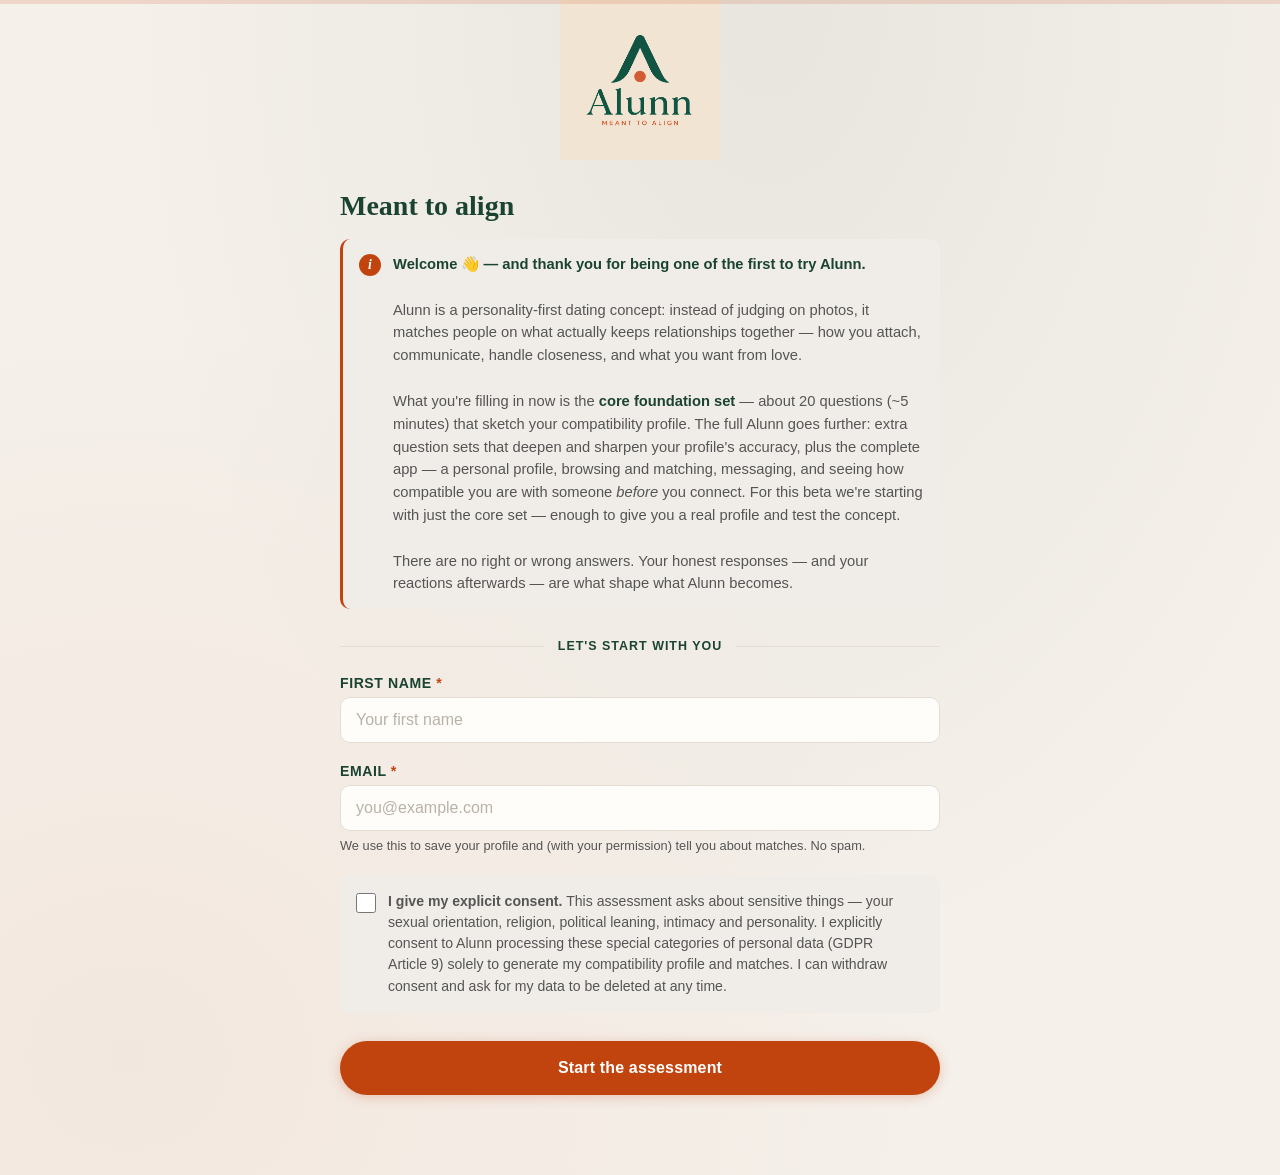
<file: index.html>
<!DOCTYPE html>
<html lang="en">
<head>
  <meta charset="UTF-8">
  <meta name="viewport" content="width=device-width, initial-scale=1.0">
  <title>Alunn — Meant to Align</title>
  <meta name="description" content="A personality-first dating concept. Get matched on psychological compatibility before you ever swipe.">
  <link rel="stylesheet" href="styles.css">
  <link rel="icon" href="data:image/svg+xml,<svg xmlns='http://www.w3.org/2000/svg' viewBox='0 0 100 100'><text y='.9em' font-size='90'>A</text></svg>">
</head>
<body>
  <div id="progress-bar-wrap"><div id="progress-bar"></div></div>
  <div id="app"></div>

  <!-- config + engine (single source of truth) -->
  <script src="config.js"></script>
  <script src="engine-config.js"></script>
  <script src="questions-data.js"></script>
  <script src="text-library.js"></script>
  <script src="scorer.js"></script>
  <script src="feedback.js"></script>
  <!-- assessment flow -->
  <script src="app.js"></script>
</body>
</html>
</file>
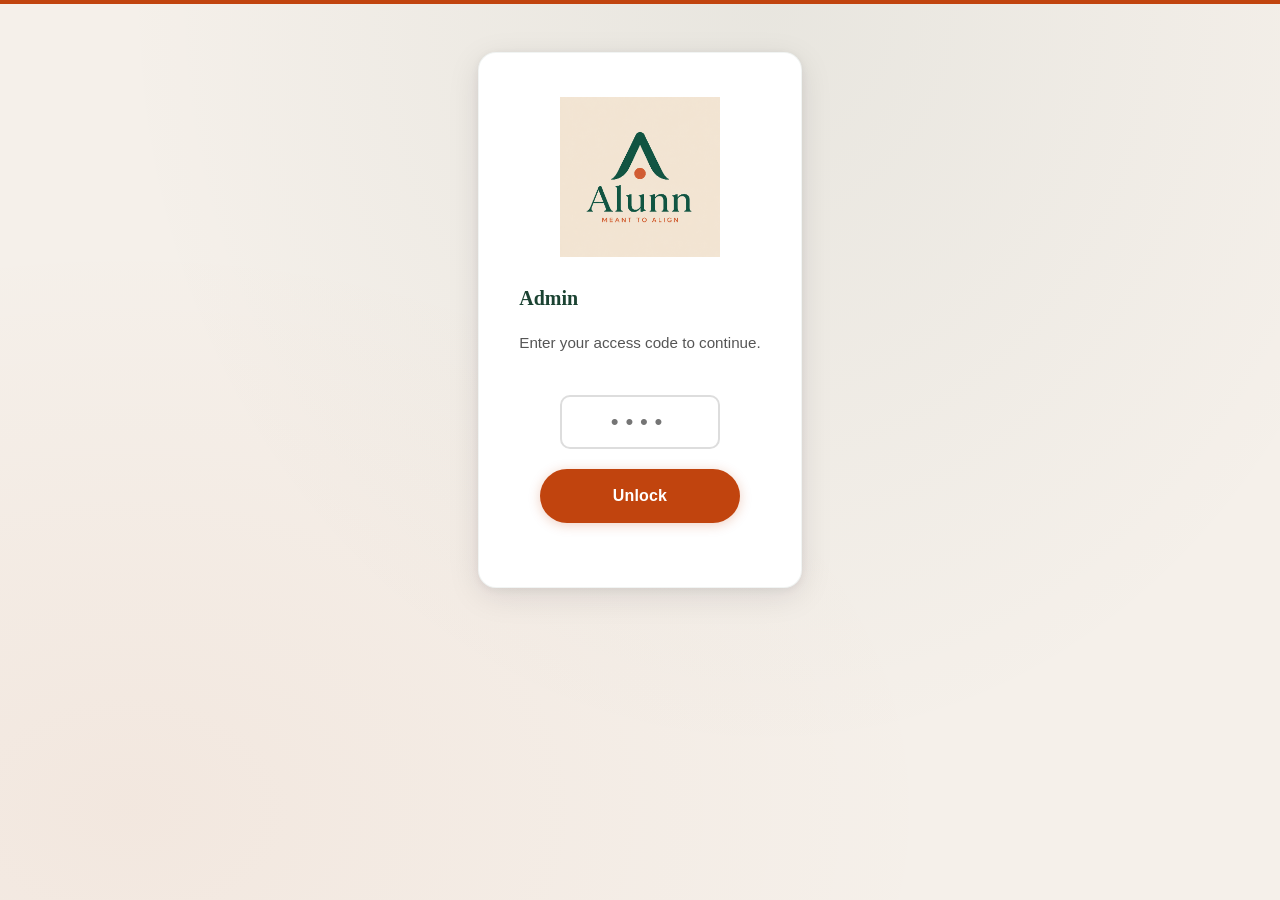
<file: admin-match.html>
<!DOCTYPE html>
<html lang="en">
<head>
  <meta charset="UTF-8">
  <meta name="viewport" content="width=device-width, initial-scale=1.0">
  <title>Alunn — Admin (v9)</title>
  <link rel="stylesheet" href="styles.css">
  <style>
    .admin-tabs { display:flex; gap:0; margin-bottom:28px; border-bottom:2px solid #eee; }
    .admin-tab { flex:1; text-align:center; padding:12px 8px; font-size:0.9rem; font-weight:600;
                 color:var(--mid); cursor:pointer; border-bottom:2px solid transparent; margin-bottom:-2px;
                 transition:color 0.15s, border-color 0.15s; }
    .admin-tab.active { color:var(--forest); border-bottom-color:var(--terracotta); }
    .tab-panel { display:none; } .tab-panel.active { display:block; }
    #match-result { display:none; }
    .top-match-card { display:flex; align-items:center; gap:14px; padding:14px 16px; border-radius:12px;
                      background:var(--cream); margin-bottom:10px; border:1px solid rgba(27,67,50,0.08); }
    .top-match-rank { font-family:Georgia,serif; font-size:1.3rem; font-weight:700; color:var(--terracotta);
                      width:28px; flex-shrink:0; text-align:center; }
    .top-match-info { flex:1; min-width:0; }
    .top-match-name { font-weight:700; color:var(--dark); font-size:0.97rem; }
    .top-match-types { font-size:0.78rem; color:var(--mid); margin-top:3px; }
    .top-match-stars { font-size:1.05rem; color:var(--terracotta); flex-shrink:0; letter-spacing:1px; }
    .top-match-btn { font-size:0.78rem; color:var(--forest); font-weight:600; background:none;
                     border:1.5px solid rgba(27,67,50,0.3); border-radius:99px; padding:5px 12px; cursor:pointer; flex-shrink:0; }
    .top-match-btn:hover { background:var(--forest); color:#fff; }
    .stars-big { font-family:Georgia,serif; font-size:2rem; color:var(--terracotta); letter-spacing:2px; }
    .gate-banner { background:#fdecea; color:#c0392b; border-radius:12px; padding:14px 16px; font-weight:600; margin:16px 0; }
    .lock-screen { text-align:center; padding:20px 0; }
    #pin-input { width:160px; text-align:center; font-size:1.4rem; letter-spacing:0.3em; border:2px solid #ddd;
                 border-radius:10px; padding:12px; font-family:inherit; margin:20px auto; display:block; outline:none; }
    #pin-input:focus { border-color:var(--forest); }
    .err-pin { color:#c0392b; font-size:0.9rem; margin-top:8px; display:none; }
    .result-header { font-family:Georgia,serif; font-size:1rem; font-weight:700; color:var(--forest); margin:24px 0 14px; }
    .top-filters { display:flex; flex-wrap:wrap; gap:10px 12px; margin:6px 0 14px; align-items:flex-end; }
    .top-filters .field { margin-bottom:0; flex:1; min-width:120px; }
    .top-filters .field label { margin-bottom:4px; }
    .top-count { font-size:0.82rem; color:var(--mid); margin-bottom:10px; }
    .top-match-gate { font-size:0.76rem; color:var(--mid); margin-top:5px; display:flex; align-items:center; }
    .gate-pill { display:inline-block; font-size:0.64rem; font-weight:700; letter-spacing:0.05em; color:#fff;
                 background:#c0392b; border-radius:99px; padding:2px 8px; margin-right:7px; flex-shrink:0; }
    .gate-pill-low { background:#b8860b; }
    .top-match-flagged { border-color:#f0c9c0; background:#fdf6f4; }
    .top-gatefilters { display:flex; flex-wrap:wrap; gap:6px 16px; align-items:center; margin:-2px 0 14px; padding:11px 14px; background:#faf6f2; border-radius:10px; }
    .tf-reasons-label { font-size:0.75rem; font-weight:700; color:var(--forest); text-transform:uppercase; letter-spacing:0.04em; }
    .gate-check { display:flex; align-items:center; gap:6px; font-size:0.86rem; color:var(--dark); cursor:pointer; }
    .gate-check input { width:16px; height:16px; accent-color:var(--terracotta); cursor:pointer; }

    /* When saving a generated report as PDF, print only the report — not the
       admin chrome — so it's identical to the user-facing profile PDF. */
    @media print {
      /* The shared stylesheet hides all .screen elements in print; the admin
         content lives in #admin-screen (a .screen), so force it visible. */
      #admin-screen { display:block !important; }
      #lock-screen { display:none !important; }
      #admin-screen > .card > .logo-wrap,
      #admin-screen > .card > h2,
      .admin-tabs { display:none !important; }
      .tab-panel:not(.active) { display:none !important; }
      .top-filters, .top-gatefilters, .top-count, .match-fb-links { display:none !important; }
      .tab-panel > .field,
      .tab-panel > .btn,
      .tab-panel > .checkbox-option,
      .tab-panel > .result-header,
      .tab-panel > .dim-callout,
      .tab-panel > .error-msg { display:none !important; }
    }
  </style>
</head>
<body>
<div id="progress-bar-wrap"><div id="progress-bar" style="width:100%"></div></div>

<div id="lock-screen" class="screen active">
  <div class="card">
    <div class="logo-wrap logo-small"><img src="logo.png" alt="Alunn"></div>
    <h2>Admin</h2>
    <p class="screen-intro-text">Enter your access code to continue.</p>
    <div class="lock-screen">
      <input type="password" id="pin-input" placeholder="••••" maxlength="16">
      <div class="err-pin" id="err-pin">Wrong code — try again.</div>
      <button class="btn" id="btn-unlock" style="max-width:200px;margin:0 auto;" onclick="checkPin()">Unlock</button>
    </div>
  </div>
</div>

<div id="admin-screen" class="screen" style="display:none;">
  <div class="card">
    <div class="logo-wrap logo-small"><img src="logo.png" alt="Alunn"></div>
    <h2>Admin · v9</h2>
    <button class="btn btn-secondary" id="btn-refresh" onclick="refreshData()" style="max-width:180px;padding:7px 14px;font-size:0.82rem;margin:0 0 14px;">↻ Refresh data</button>
    <div class="admin-tabs">
      <div class="admin-tab active" onclick="switchTab('tab-dashboard')">Dashboard</div>
      <div class="admin-tab" onclick="switchTab('tab-top')">Top Matches</div>
      <div class="admin-tab" onclick="switchTab('tab-match')">Match Report</div>
      <div class="admin-tab" onclick="switchTab('tab-profile')">Profile Report</div>
      <div class="admin-tab" onclick="switchTab('tab-insights')">Insights</div>
    </div>

    <div id="tab-dashboard" class="tab-panel active">
      <div class="dim-callout"><span class="dim-callout-icon">i</span><div>A quick pulse of your beta — who's signed up and how much feedback has come in. Use <strong>↻ Refresh data</strong> for the latest.</div></div>
      <div id="dash-result"><div class="top-count">Loading…</div></div>
    </div>

    <div id="tab-top" class="tab-panel">
      <div class="dim-callout"><span class="dim-callout-icon">i</span><div>Enter a person's email to rank everyone else by compatibility, then filter and sort the list below. Incompatible people (hard-filter conflicts) and below-threshold matches are hidden unless you tick "Show gated/low".</div></div>
      <div class="field"><label for="top-email">Person — email</label>
        <input type="email" id="top-email" placeholder="person@example.com"></div>
      <div class="error-msg" id="err-top"></div>
      <button class="btn" id="btn-top" onclick="findTopMatches()">Find top matches <span class="spinner" id="top-spinner" style="display:none;"></span></button>
      <div id="top-result"></div>
    </div>

    <div id="tab-match" class="tab-panel">
      <div class="dim-callout"><span class="dim-callout-icon">i</span><div>Enter two emails for a detailed bidirectional compatibility report.</div></div>
      <div class="field"><label for="email-a">Person A — email</label><input type="email" id="email-a" placeholder="person-a@example.com"></div>
      <div class="field"><label for="email-b">Person B — email</label><input type="email" id="email-b" placeholder="person-b@example.com"></div>
      <div class="error-msg" id="err-match"></div>
      <button class="btn" id="btn-match" onclick="generateMatch()">Generate match report <span class="spinner" id="match-spinner" style="display:none;"></span></button>
      <div id="match-result"></div>
    </div>

    <div id="tab-profile" class="tab-panel">
      <div class="dim-callout"><span class="dim-callout-icon">i</span><div>Regenerate someone's individual profile report — the exact report they receive, ready to save as a PDF and send.</div></div>
      <div class="field"><label for="profile-email">Person — email</label><input type="email" id="profile-email" placeholder="person@example.com"></div>
      <div class="error-msg" id="err-profile"></div>
      <button class="btn" id="btn-profile" onclick="generateProfileReport()">Generate profile report <span class="spinner" id="profile-spinner" style="display:none;"></span></button>
      <div id="profile-result"></div>
    </div>

    <div id="tab-insights" class="tab-panel">
      <div class="dim-callout"><span class="dim-callout-icon">i</span><div>Analyse all feedback — assessment, profile and match — without opening the sheet. Load it, then filter by type and demographics, and compare groups (e.g. what men vs women say).</div></div>
      <button class="btn" id="btn-insights" onclick="loadInsights()">Load feedback <span class="spinner" id="insights-spinner" style="display:none;"></span></button>
      <div id="insights-result"></div>
    </div>
  </div>
</div>

<script src="config.js"></script>
<script src="engine-config.js"></script>
<script src="text-library.js"></script>
<script src="scorer.js"></script>
<script src="admin-match.js"></script>
<script src="feedback.js"></script>
<script src="admin-ui.js"></script>
</body>
</html>
</file>
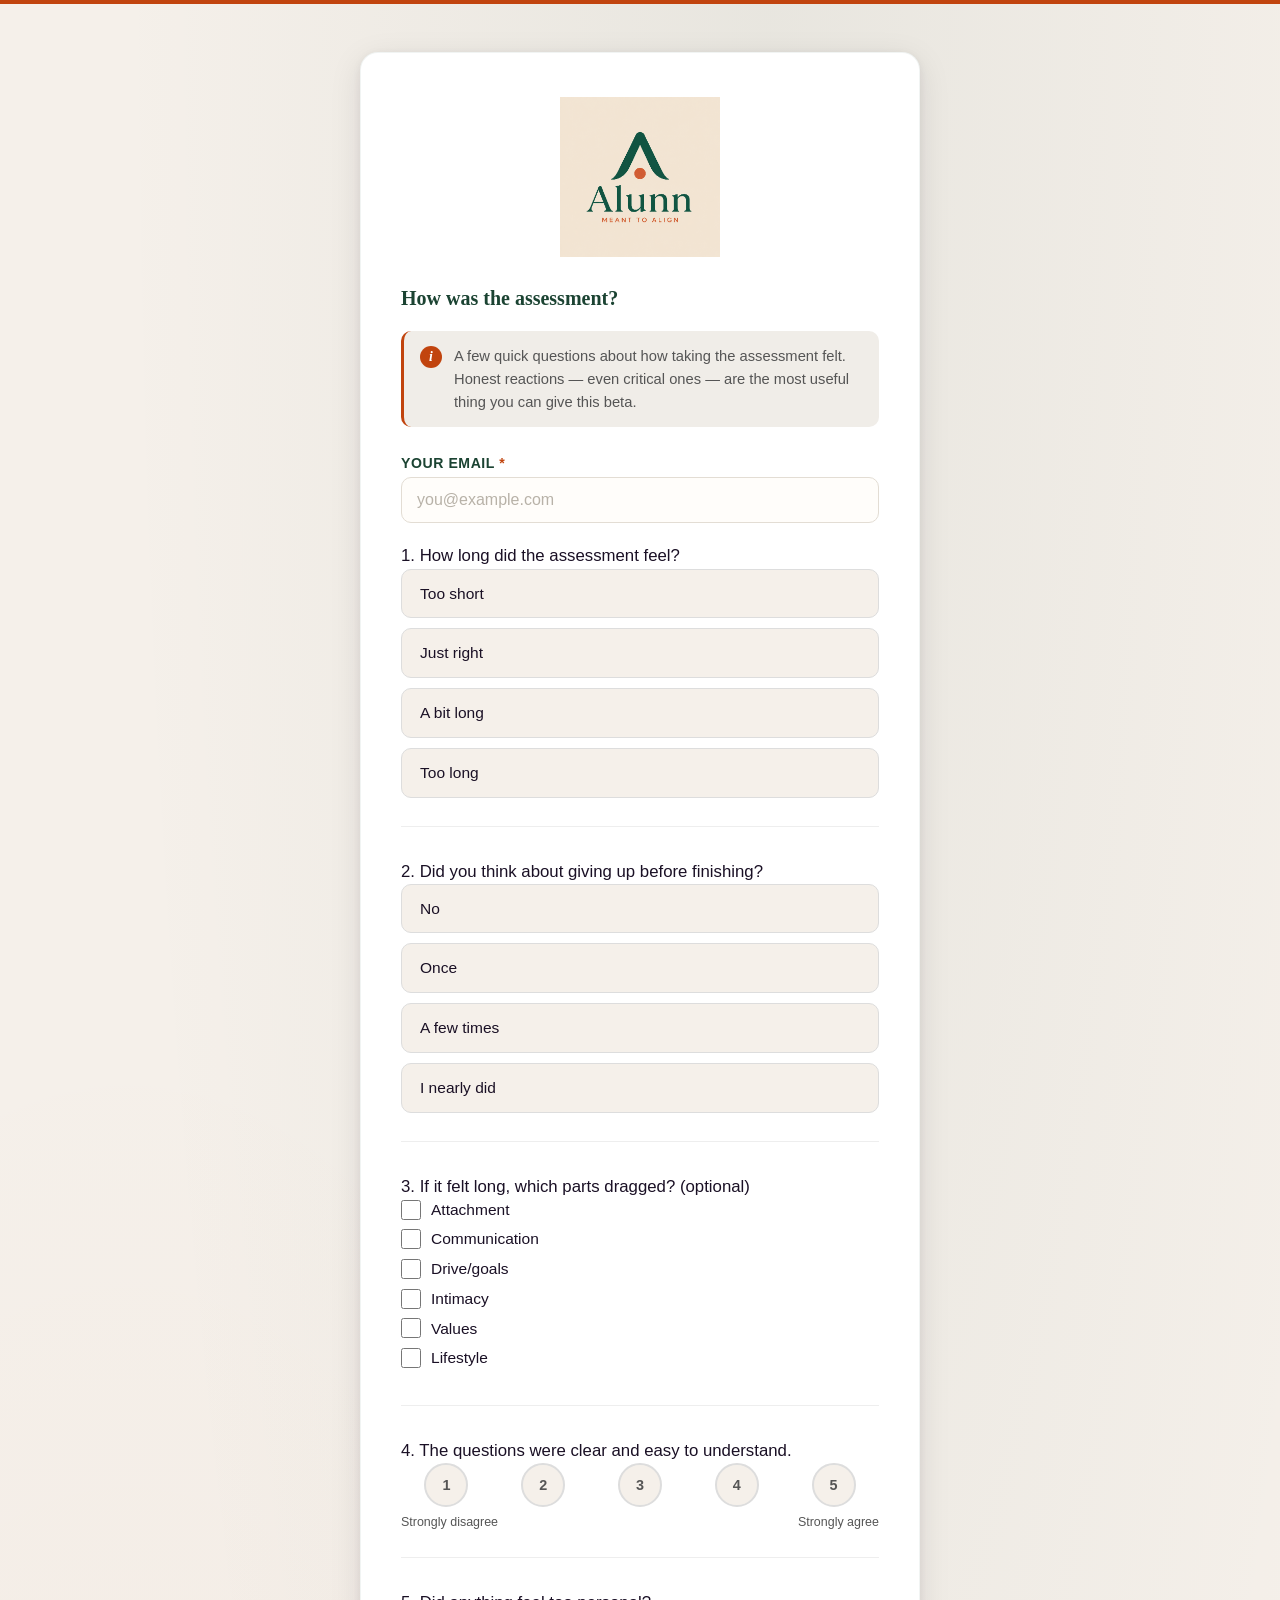
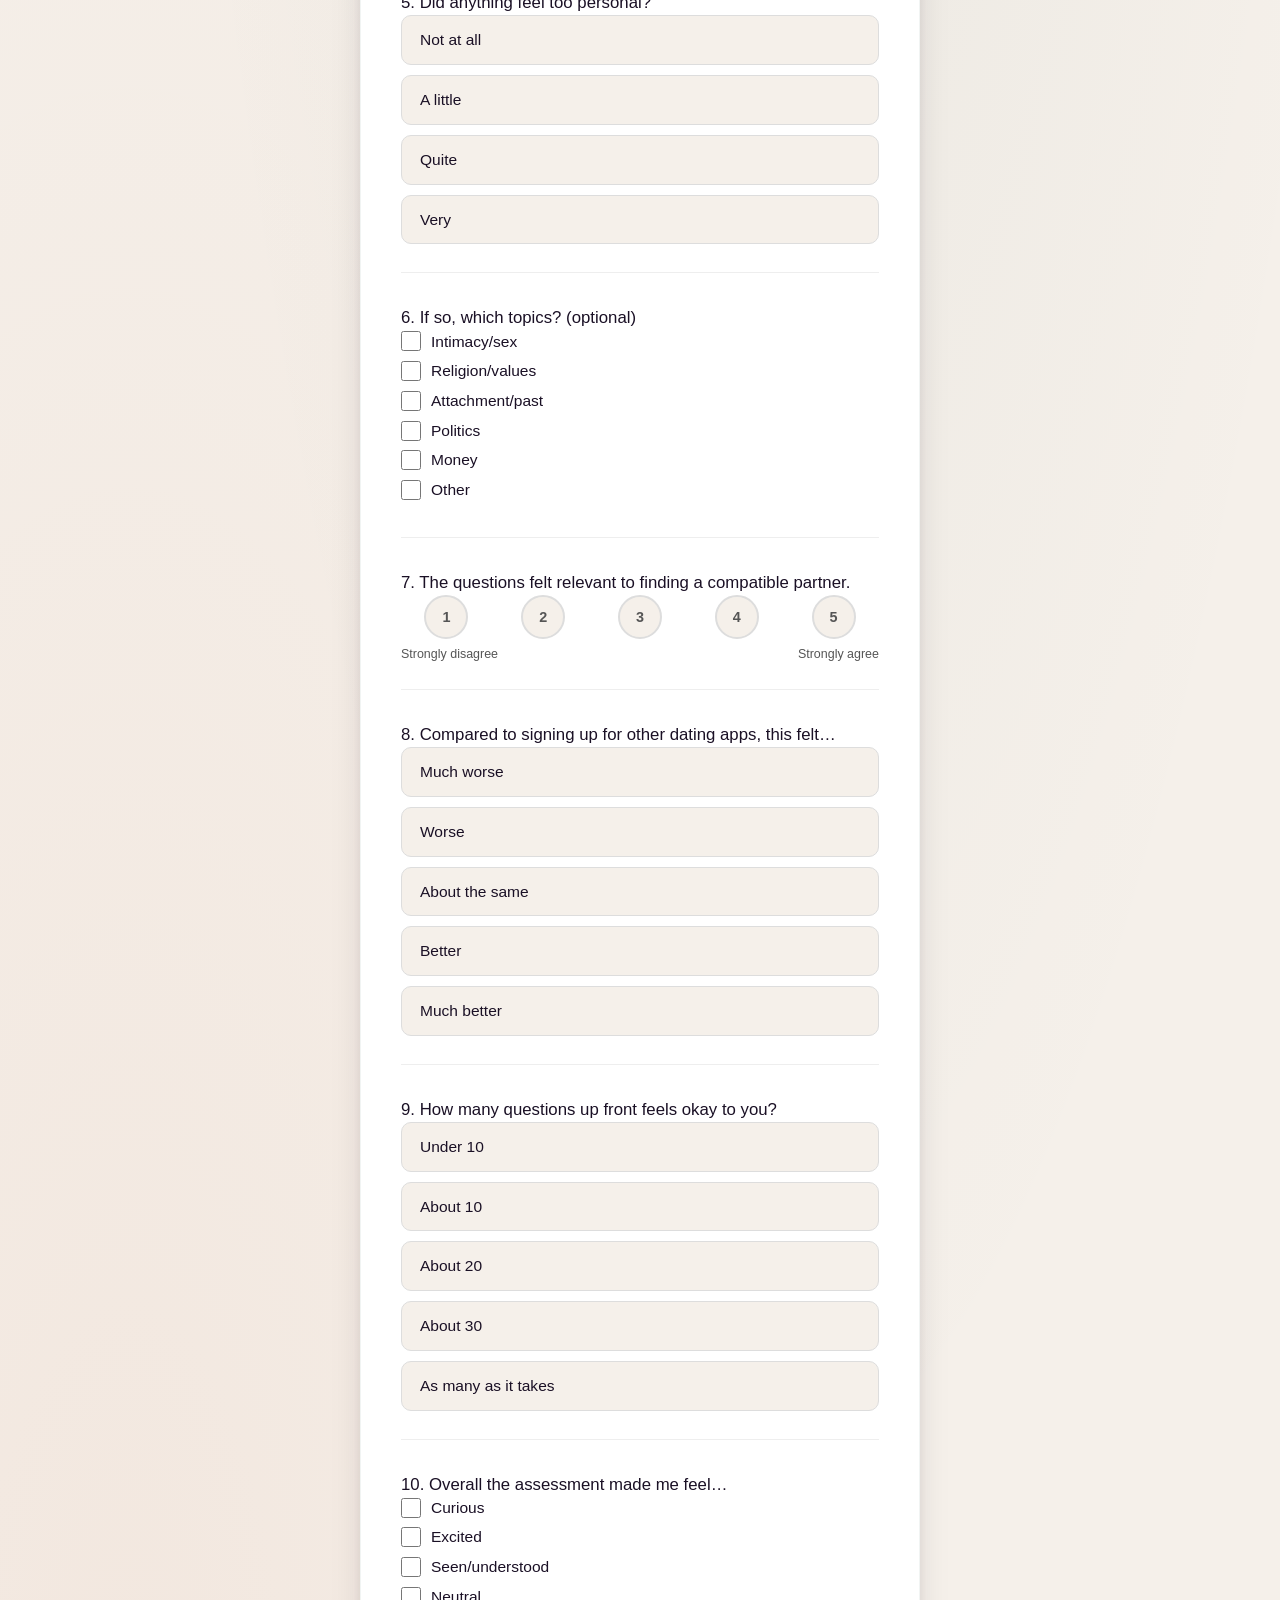
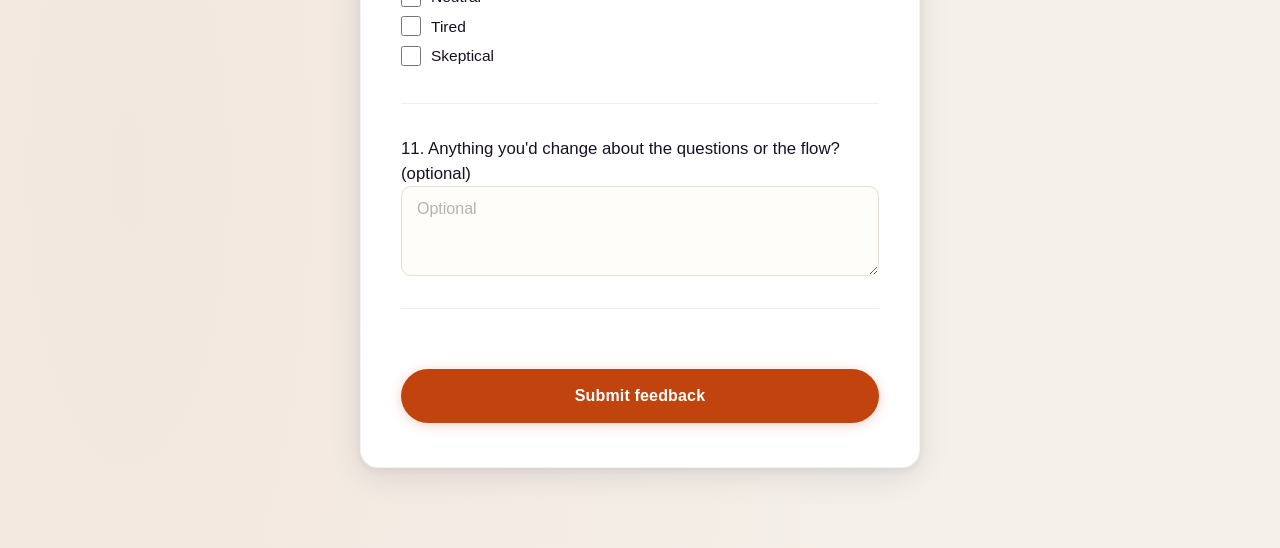
<file: fb-assessment.html>
<!DOCTYPE html>
<html lang="en">
<head>
  <meta charset="UTF-8">
  <meta name="viewport" content="width=device-width, initial-scale=1.0">
  <title>Alunn — Feedback</title>
  <link rel="stylesheet" href="styles.css">
  <link rel="icon" href="data:image/svg+xml,<svg xmlns='http://www.w3.org/2000/svg' viewBox='0 0 100 100'><text y='.9em' font-size='90'>A</text></svg>">
</head>
<body>
  <div id="progress-bar-wrap"><div id="progress-bar" style="width:100%"></div></div>
  <div id="fb-app"></div>
  <script>window.FORM_ID = 'assessment';</script>
  <script src="config.js"></script>
  <script src="feedback.js"></script>
</body>
</html>
</file>
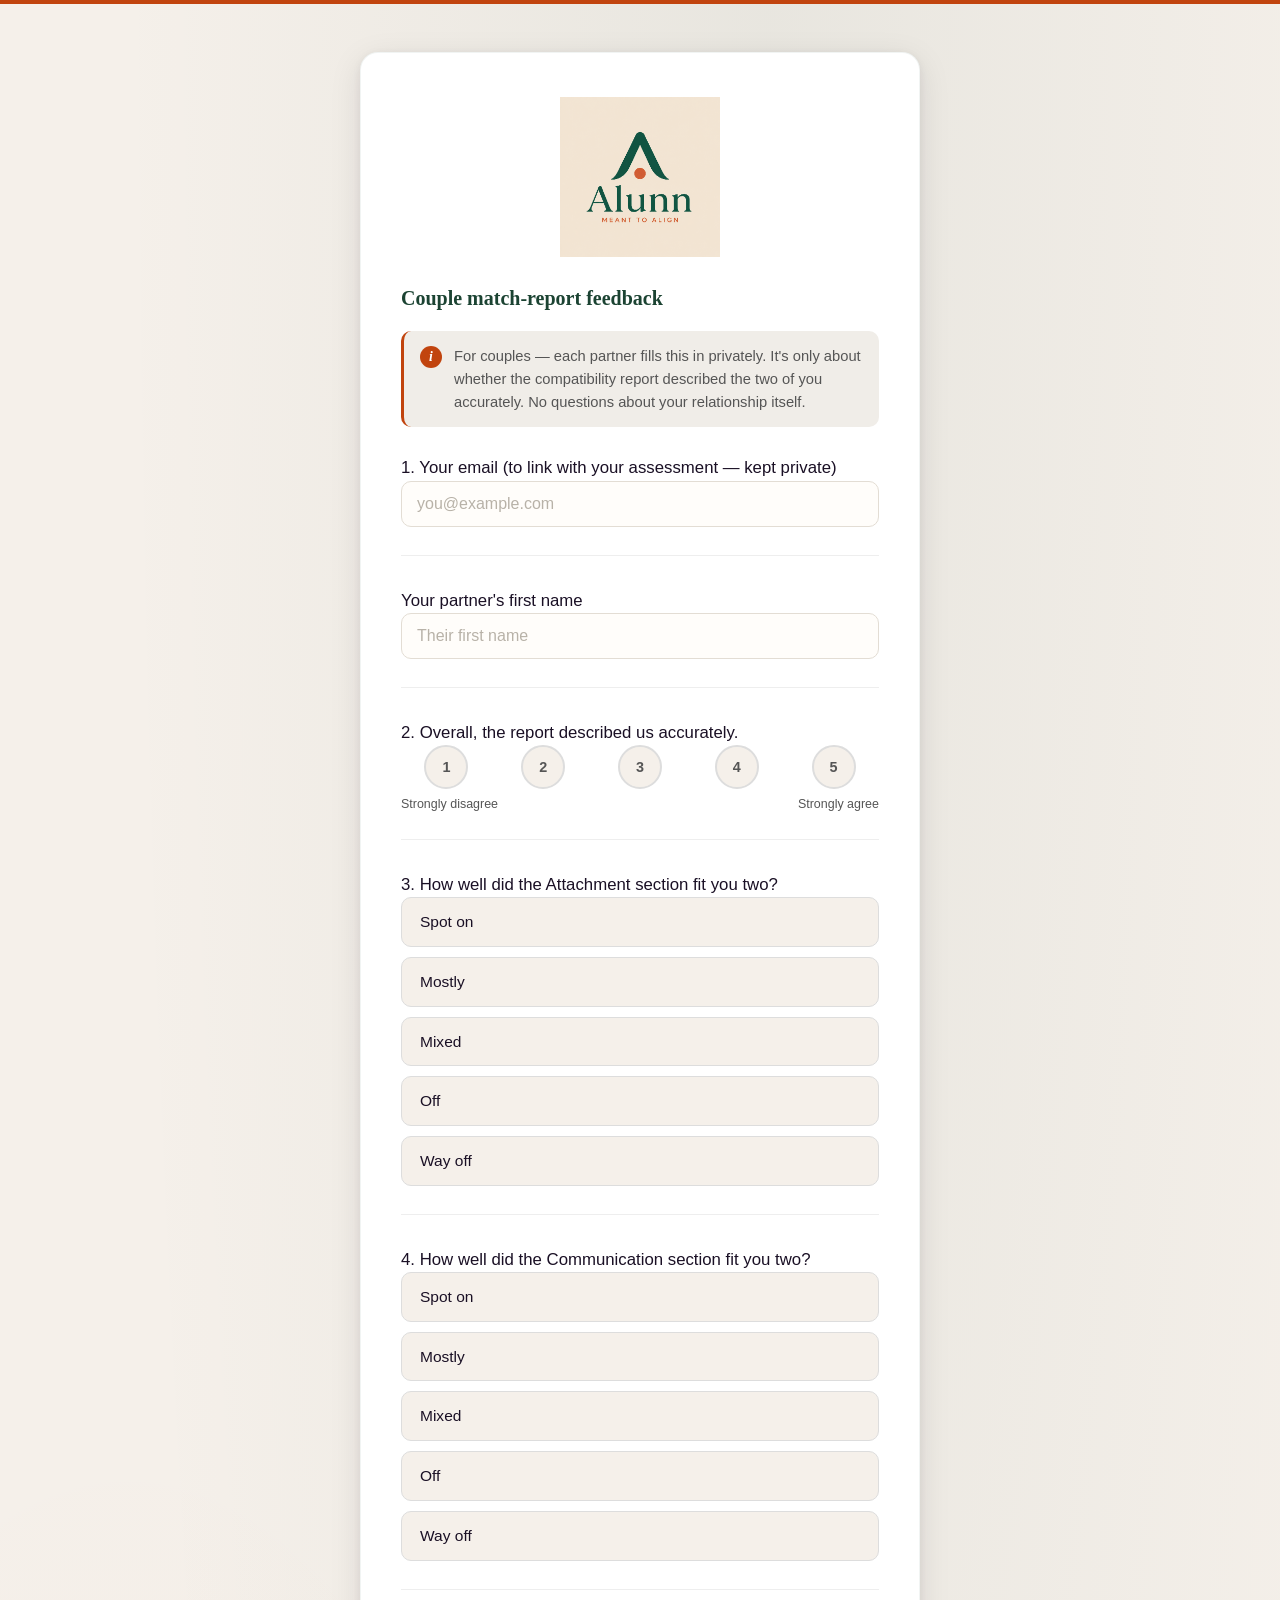
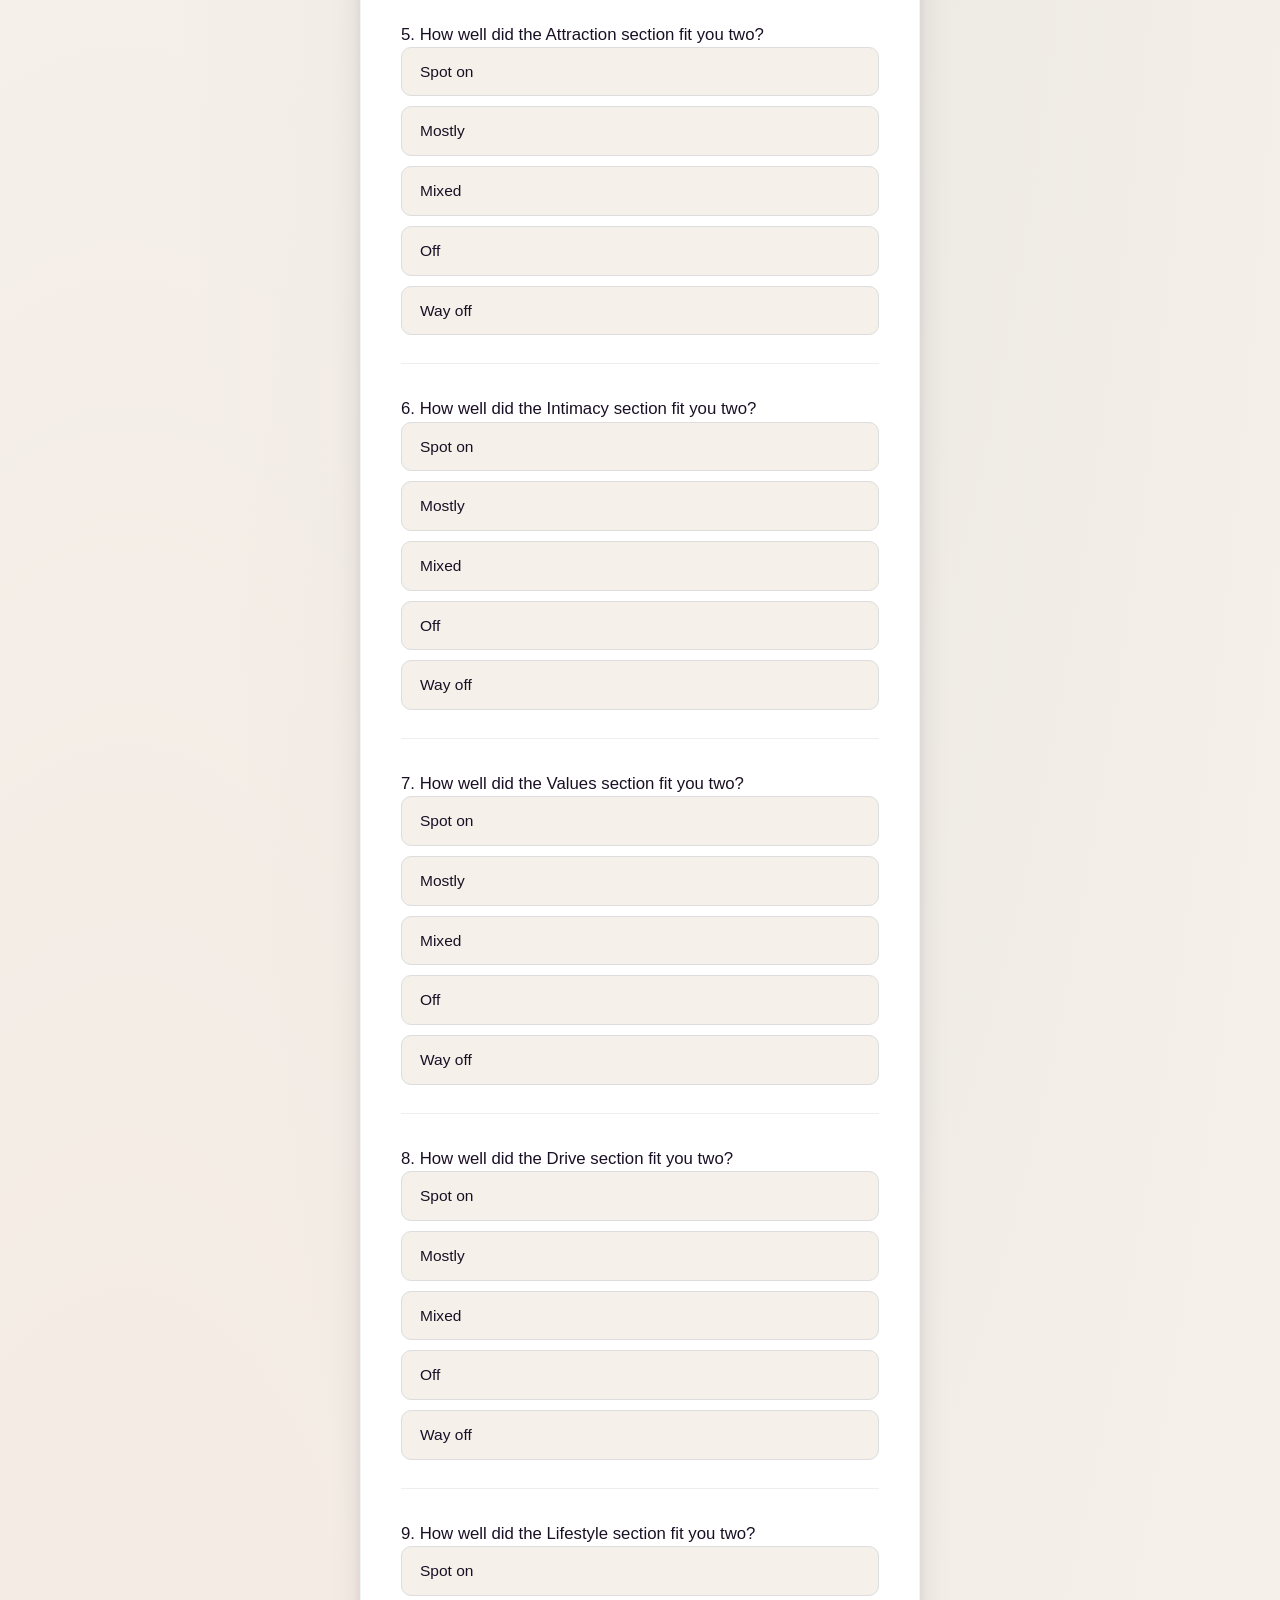
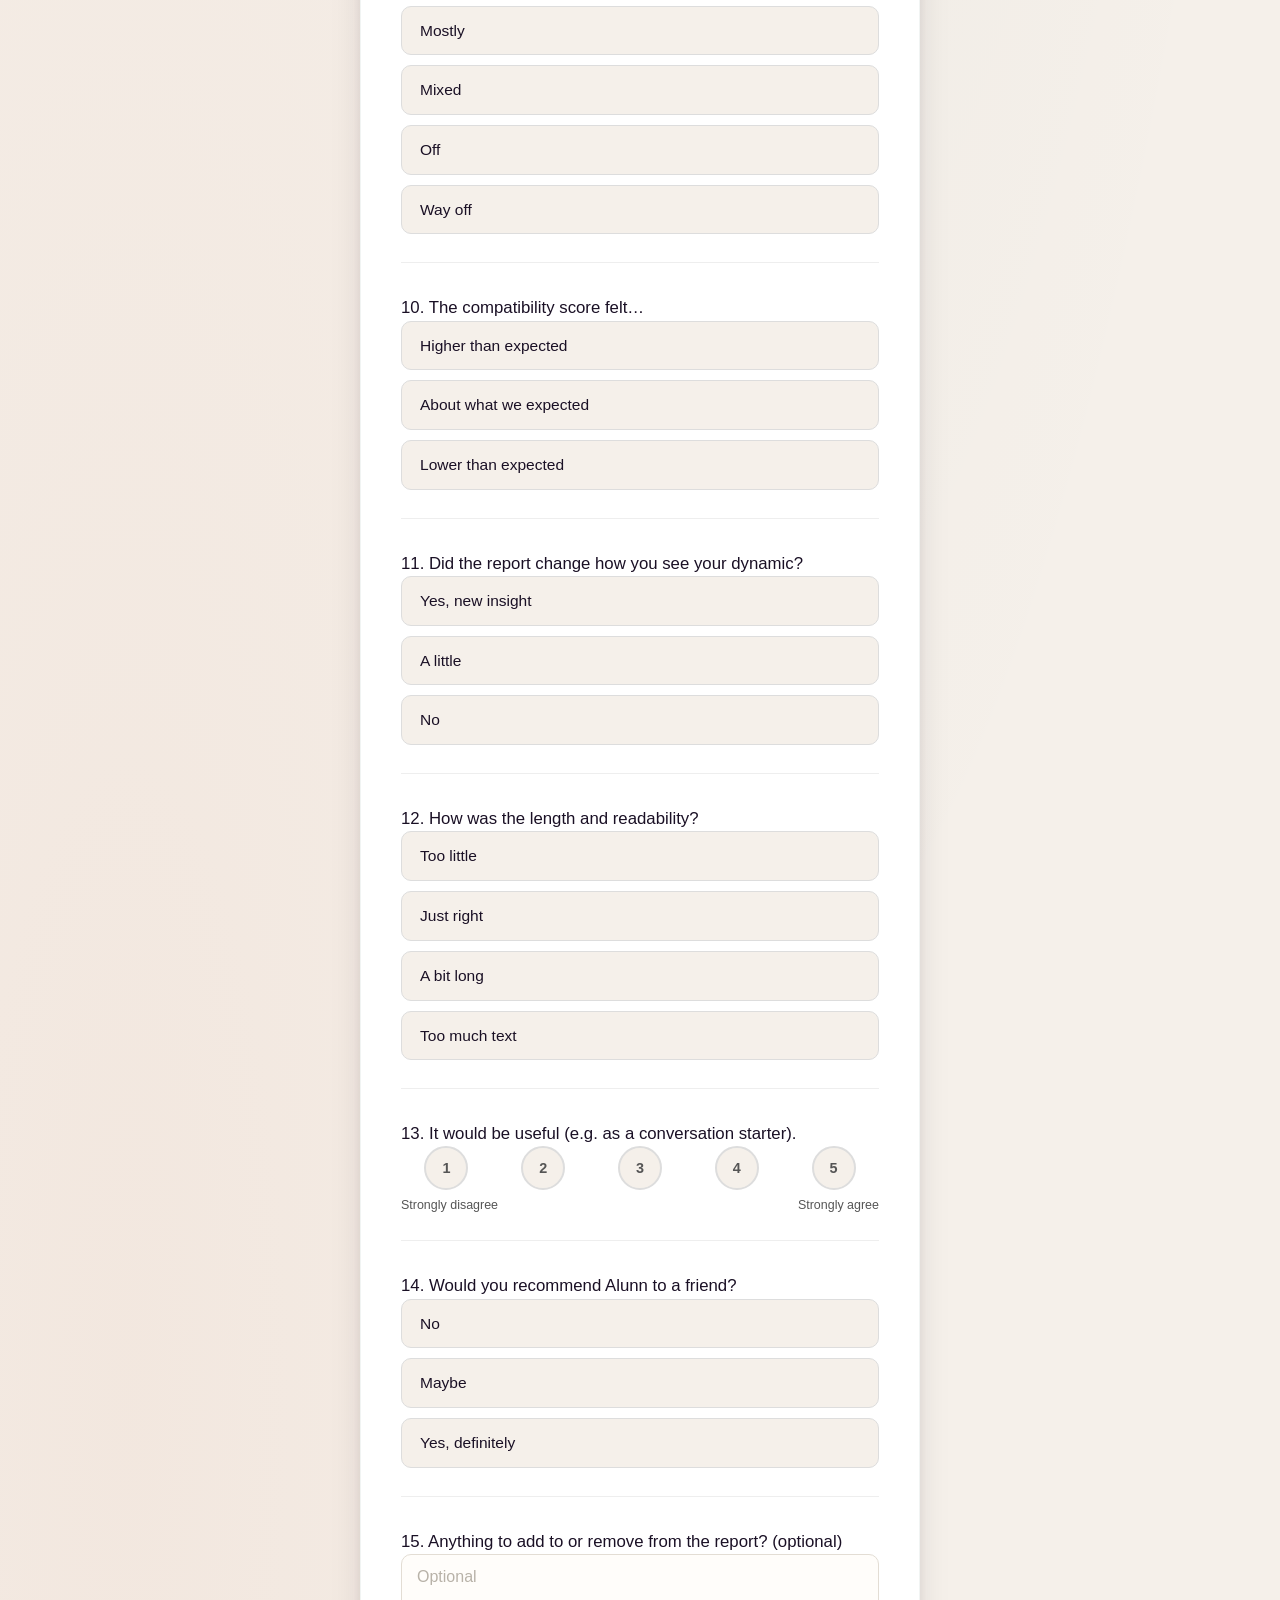
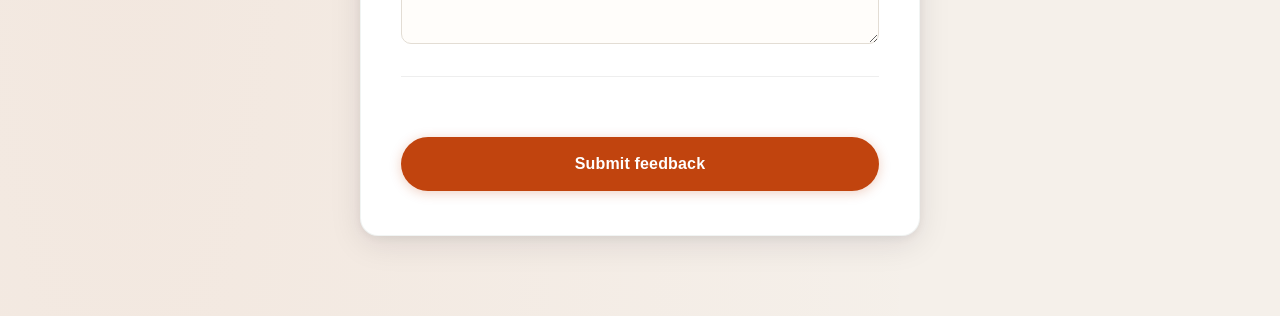
<file: fb-match.html>
<!DOCTYPE html>
<html lang="en">
<head>
  <meta charset="UTF-8">
  <meta name="viewport" content="width=device-width, initial-scale=1.0">
  <title>Alunn — Feedback</title>
  <link rel="stylesheet" href="styles.css">
  <link rel="icon" href="data:image/svg+xml,<svg xmlns='http://www.w3.org/2000/svg' viewBox='0 0 100 100'><text y='.9em' font-size='90'>A</text></svg>">
</head>
<body>
  <div id="progress-bar-wrap"><div id="progress-bar" style="width:100%"></div></div>
  <div id="fb-app"></div>
  <script>window.FORM_ID = 'match';</script>
  <script src="config.js"></script>
  <script src="feedback.js"></script>
</body>
</html>
</file>
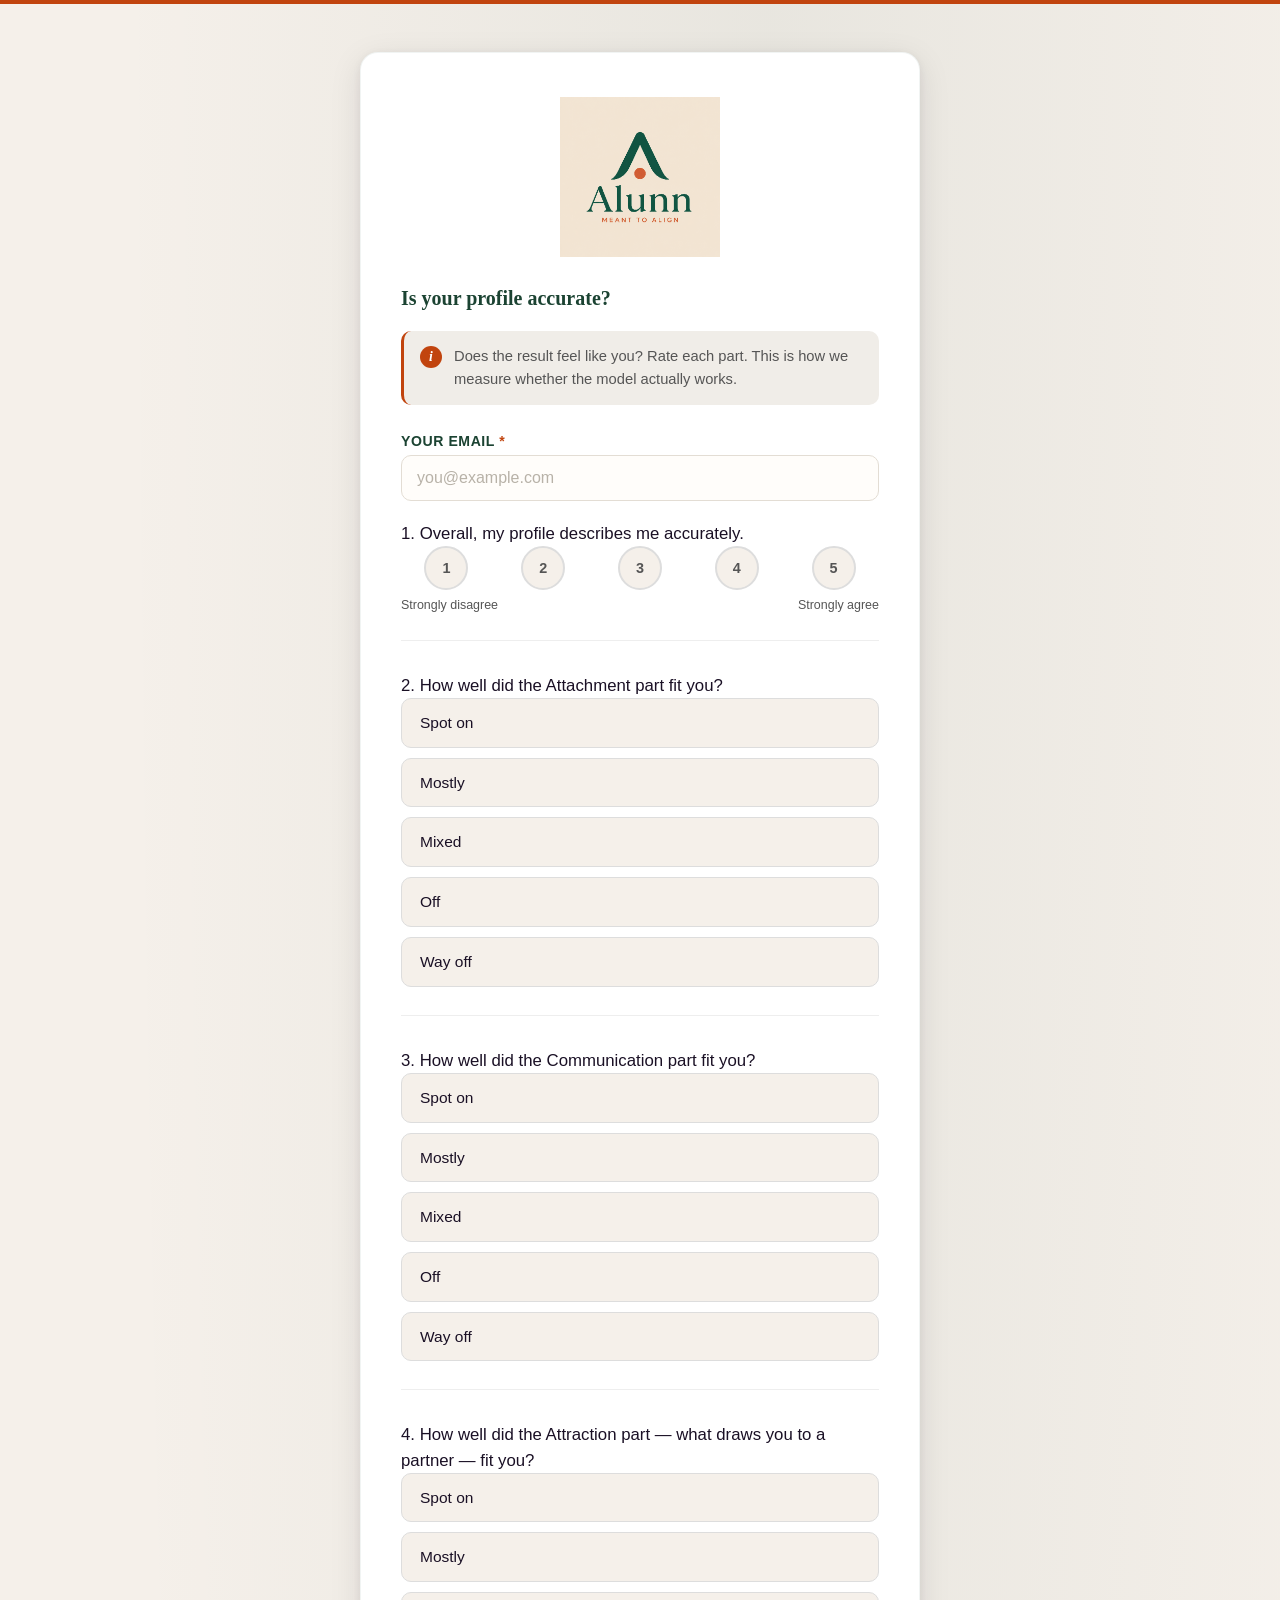
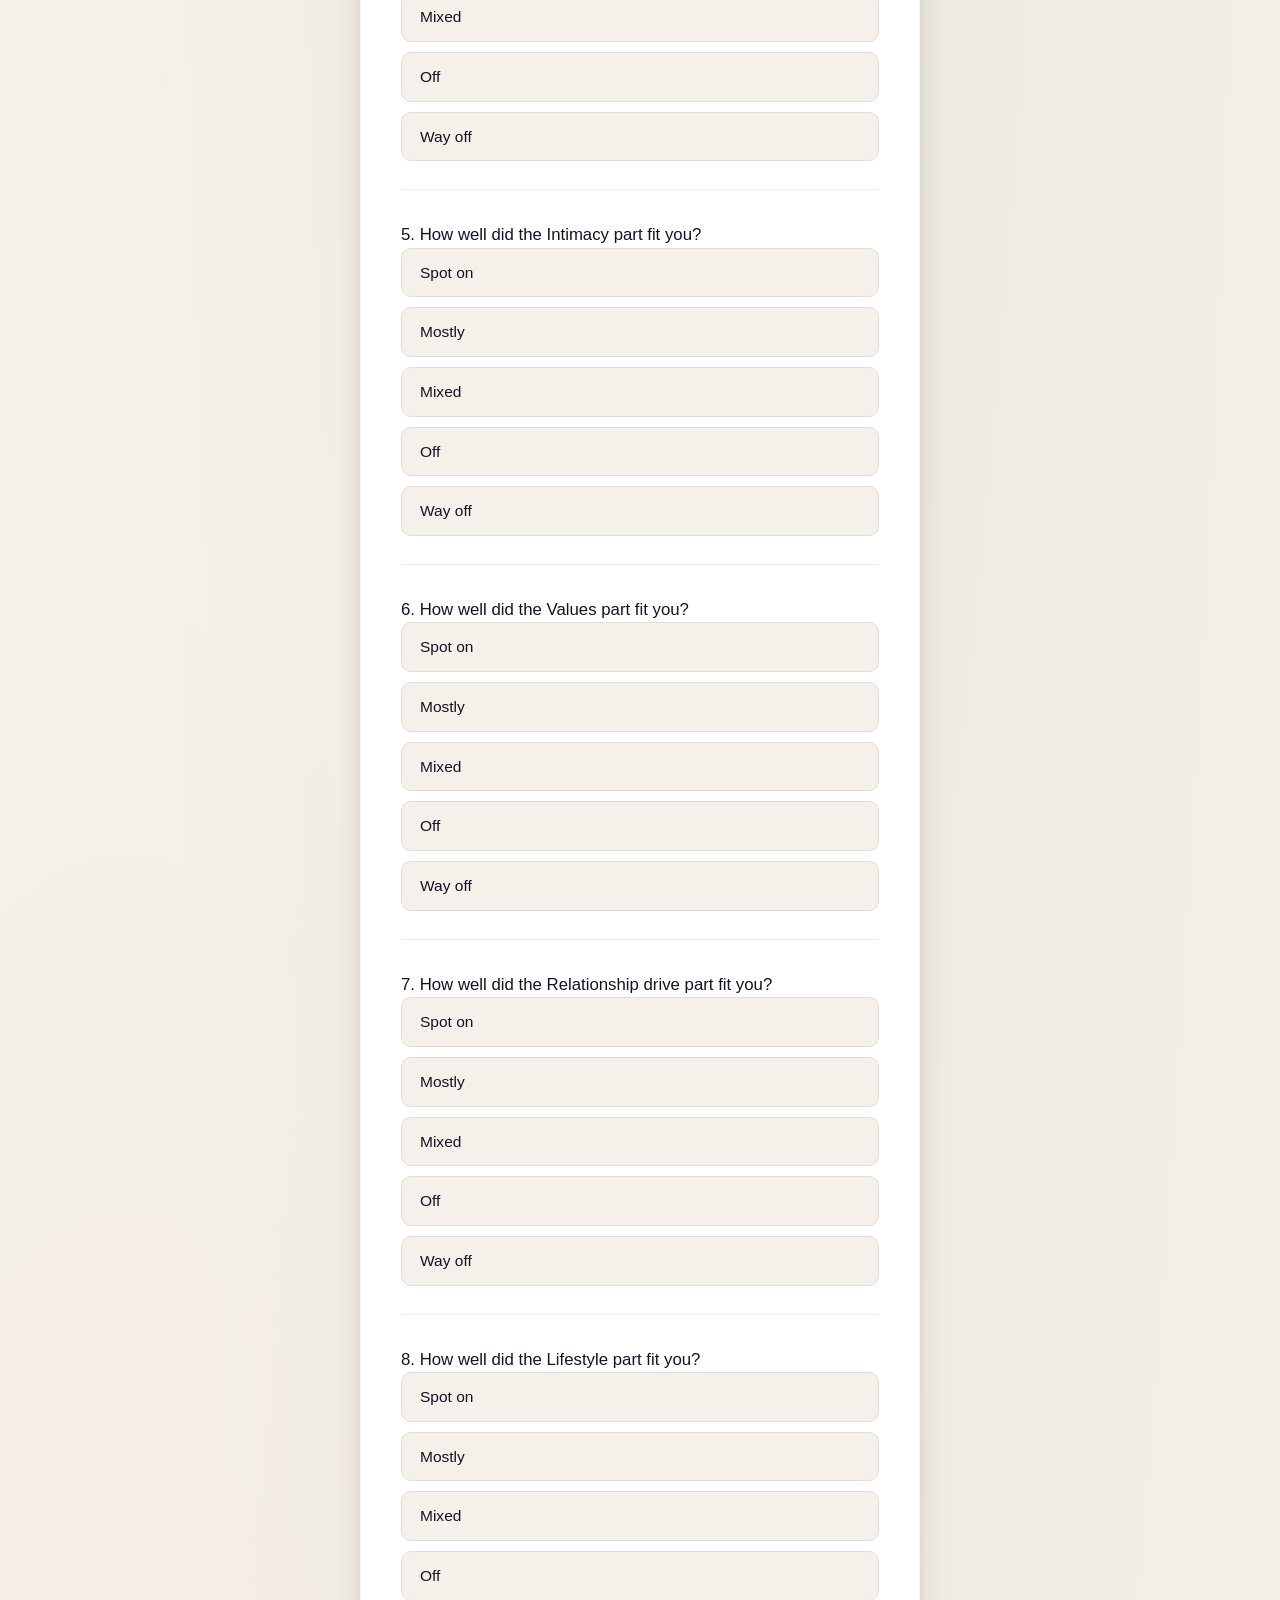
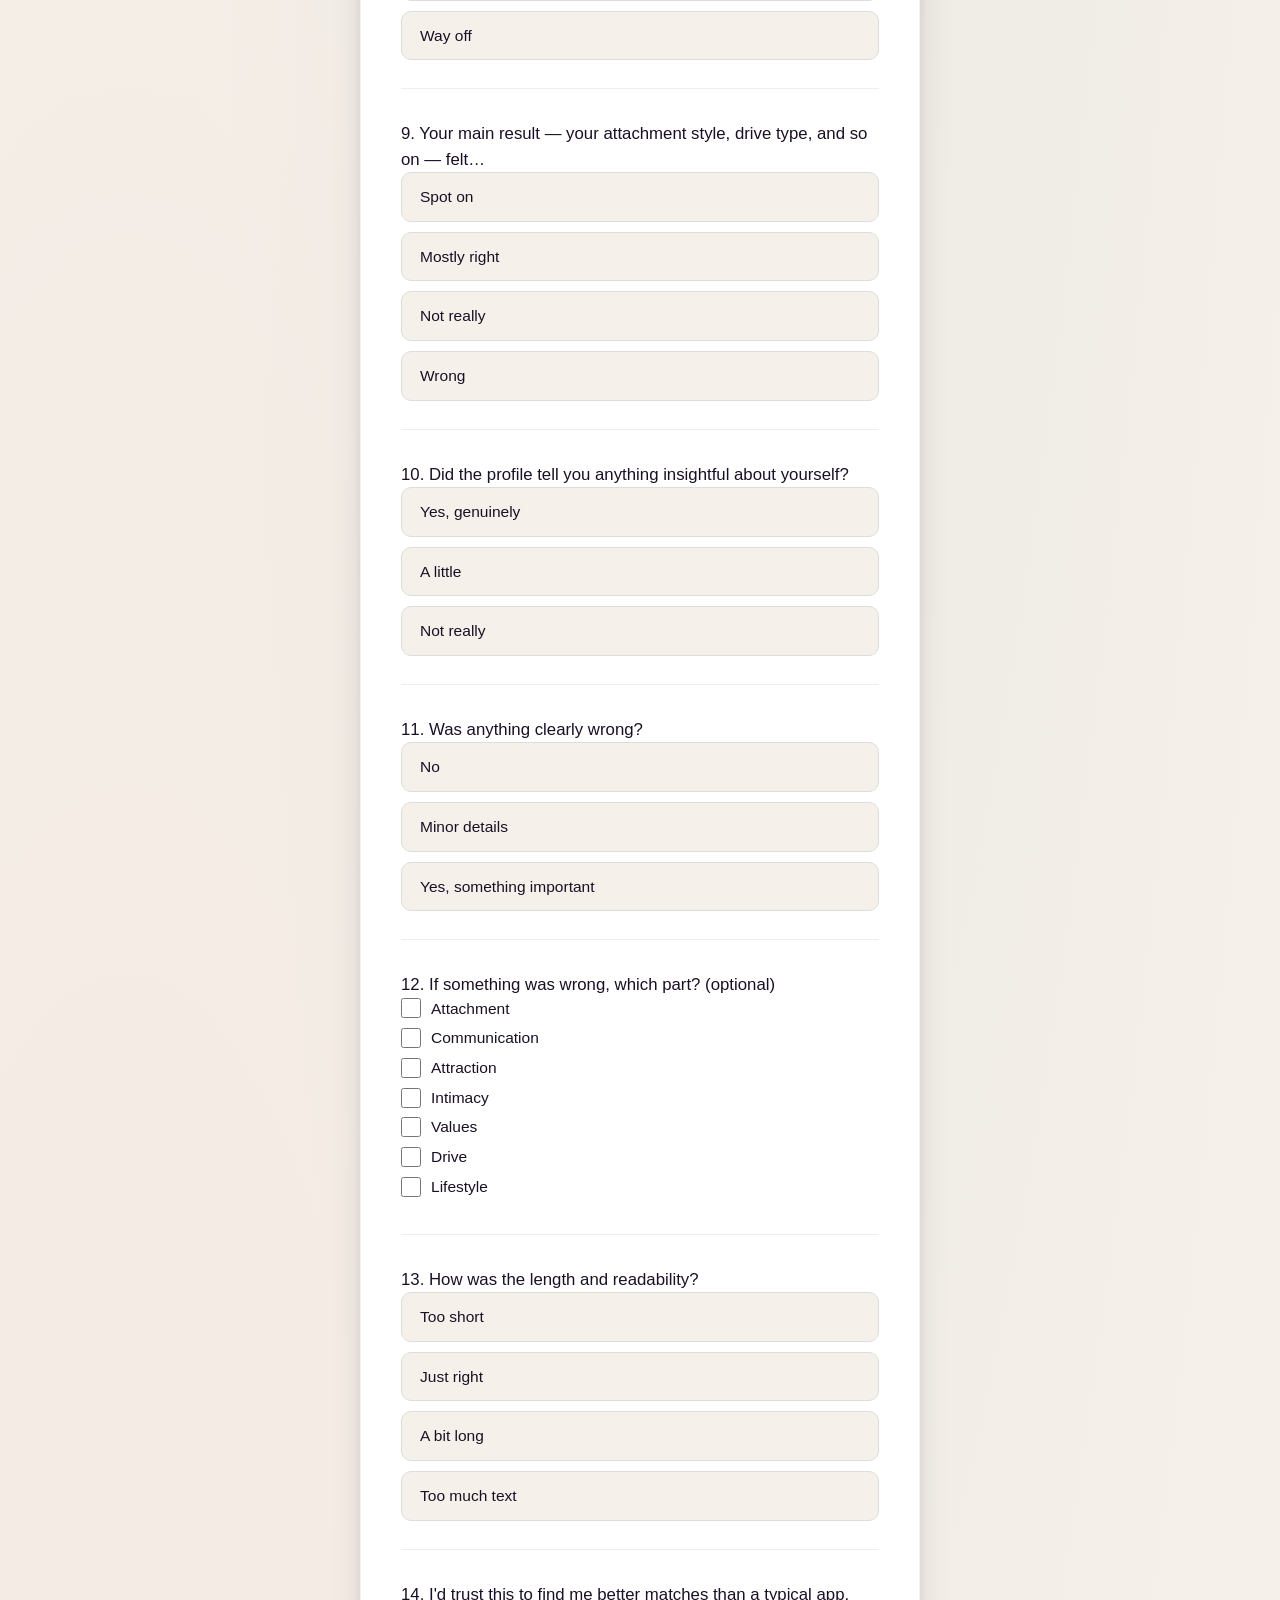
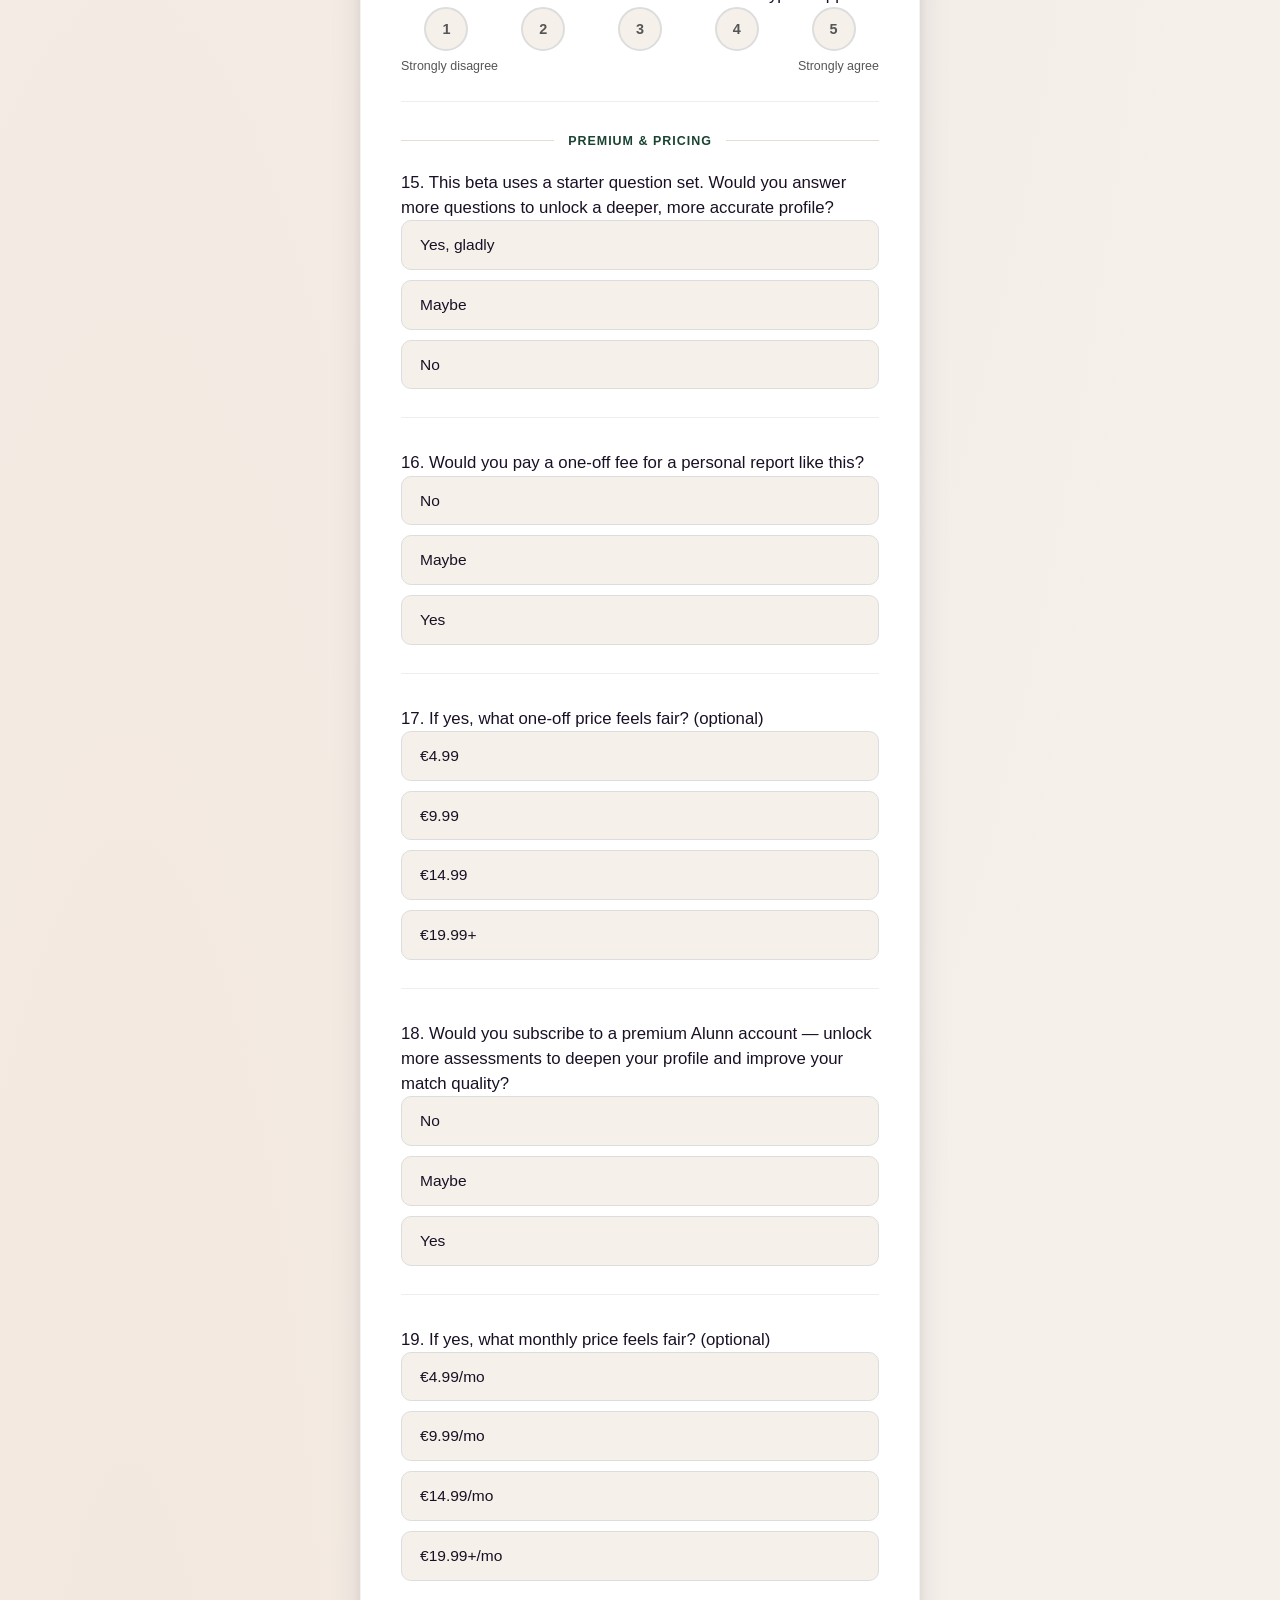
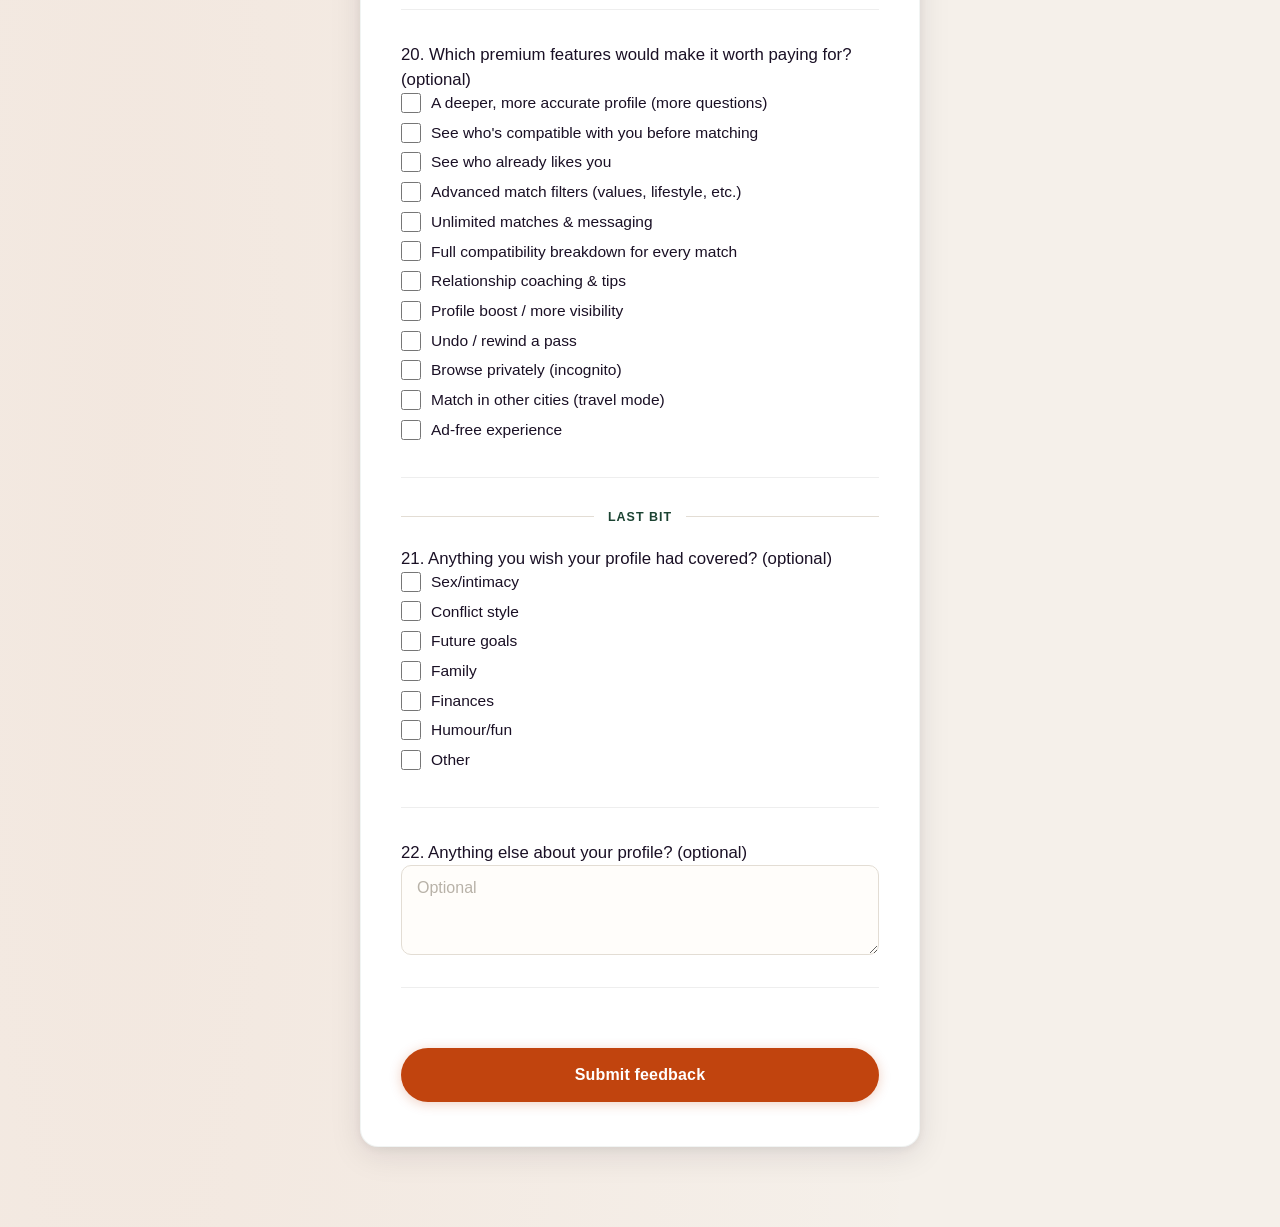
<file: fb-profile.html>
<!DOCTYPE html>
<html lang="en">
<head>
  <meta charset="UTF-8">
  <meta name="viewport" content="width=device-width, initial-scale=1.0">
  <title>Alunn — Feedback</title>
  <link rel="stylesheet" href="styles.css">
  <link rel="icon" href="data:image/svg+xml,<svg xmlns='http://www.w3.org/2000/svg' viewBox='0 0 100 100'><text y='.9em' font-size='90'>A</text></svg>">
</head>
<body>
  <div id="progress-bar-wrap"><div id="progress-bar" style="width:100%"></div></div>
  <div id="fb-app"></div>
  <script>window.FORM_ID = 'profile';</script>
  <script src="config.js"></script>
  <script src="feedback.js"></script>
</body>
</html>
</file>
<file: styles.css>
*, *::before, *::after { box-sizing: border-box; margin: 0; padding: 0; }

:root {
  --forest:    #1B4332;
  --terracotta:#C1440E;
  --cream:     #F5F0EA;
  --navy:      #1E3A5F;
  --dark:      #1A1025;
  --mid:       #555555;
  --white:     #ffffff;
  --radius:    14px;
  --shadow:    0 4px 24px rgba(26,16,37,0.10);
}

html { font-size: 16px; }

body {
  background: var(--cream);
  background-image: radial-gradient(ellipse at 60% 0%, rgba(27,67,50,0.06) 0%, transparent 60%),
                    radial-gradient(ellipse at 10% 90%, rgba(193,68,14,0.05) 0%, transparent 50%);
  color: var(--dark);
  font-family: Arial, "DM Sans", sans-serif;
  min-height: 100vh;
  display: flex;
  flex-direction: column;
  align-items: center;
  padding: 0 16px 80px;
}

/* Constrain the assessment to a readable, centred column on wide screens
   (naturally full-width on mobile, below this cap). */
#app { width: 100%; max-width: 600px; }

/* ── Progress bar ── */
#progress-bar-wrap {
  position: fixed;
  top: 0; left: 0; right: 0;
  height: 4px;
  background: rgba(193,68,14,0.15);
  z-index: 100;
}
#progress-bar {
  height: 100%;
  background: var(--terracotta);
  transition: width 0.4s ease;
  width: 0%;
}

/* ── Card ── */
.card {
  background: var(--white);
  border-radius: 18px;
  box-shadow: 0 2px 8px rgba(26,16,37,0.06), 0 8px 32px rgba(26,16,37,0.10);
  width: 100%;
  max-width: 560px;
  padding: 44px 40px;
  margin-top: 52px;
  border: 1px solid rgba(27,67,50,0.06);
}

/* ── Logo ── */
.logo-wrap {
  display: flex;
  justify-content: center;
  margin-bottom: 28px;
}
.logo-wrap img {
  height: 160px;
  width: auto;
  display: block;
}
.logo-wrap.logo-small img {
  height: 160px;
}

/* ── Typography ── */
h1 {
  font-family: Georgia, serif;
  font-size: 1.75rem;
  color: var(--forest);
  line-height: 1.25;
  margin-bottom: 16px;
}
h2 {
  font-family: Georgia, serif;
  font-size: 1.25rem;
  color: var(--forest);
  line-height: 1.3;
  margin-bottom: 20px;
}
p {
  color: var(--mid);
  line-height: 1.65;
  margin-bottom: 14px;
  font-size: 0.97rem;
}
p:last-of-type { margin-bottom: 0; }

/* ── Buttons ── */
.btn {
  display: inline-flex;
  align-items: center;
  justify-content: center;
  gap: 8px;
  background: var(--terracotta);
  color: var(--white);
  border: none;
  border-radius: 50px;
  font-size: 1rem;
  font-weight: 600;
  letter-spacing: 0.01em;
  padding: 15px 32px;
  cursor: pointer;
  transition: background 0.2s, transform 0.12s, box-shadow 0.2s;
  min-height: 54px;
  width: 100%;
  margin-top: 28px;
  box-shadow: 0 2px 12px rgba(193,68,14,0.25);
  text-decoration: none;
  box-sizing: border-box;
}
a.btn, a.btn:visited { color: var(--white); }
a.btn.btn-secondary, a.btn.btn-secondary:visited { color: var(--forest); }
.btn:hover  { background: #b03a0c; box-shadow: 0 4px 20px rgba(193,68,14,0.35); }
.btn:active { transform: scale(0.98); }
.btn:disabled { background: #ccc; box-shadow: none; cursor: not-allowed; }

.btn-secondary {
  background: transparent;
  color: var(--forest);
  border: 1.5px solid rgba(27,67,50,0.35);
  box-shadow: none;
  margin-top: 12px;
}
.btn-secondary:hover { background: var(--forest); color: var(--white); border-color: var(--forest); box-shadow: 0 2px 12px rgba(27,67,50,0.2); }

.btn-pdf { width: auto; padding: 15px 22px; margin-top: 0; }

/* ── Form fields ── */
.field { margin-bottom: 20px; }
.field label {
  display: block;
  font-size: 0.88rem;
  font-weight: 600;
  color: var(--forest);
  margin-bottom: 6px;
  text-transform: uppercase;
  letter-spacing: 0.04em;
}
.field input[type="text"],
.field input[type="email"],
.field input[type="number"],
.field select,
.field textarea,
.question-block input[type="text"],
.question-block input[type="email"],
.question-block textarea {
  width: 100%;
  border: 1.5px solid #e3ddd4;
  border-radius: 10px;
  padding: 13px 15px;
  font-size: 1rem;
  font-family: inherit;
  color: var(--dark);
  background: #fffdfa;
  transition: border-color 0.18s, box-shadow 0.18s;
  outline: none;
  box-sizing: border-box;
  -webkit-appearance: none;
  appearance: none;
}
.field input:focus,
.field select:focus,
.field textarea:focus,
.question-block input:focus,
.question-block textarea:focus {
  border-color: var(--forest);
  box-shadow: 0 0 0 3px rgba(27,67,50,0.10);
}
.field input::placeholder,
.question-block input::placeholder,
.question-block textarea::placeholder { color: #b8b2a8; }
.field textarea,
.question-block textarea { min-height: 90px; resize: vertical; }

/* Custom dropdown arrow for selects */
.field select {
  background-image: url("data:image/svg+xml,%3Csvg xmlns='http://www.w3.org/2000/svg' width='12' height='8' viewBox='0 0 12 8'%3E%3Cpath fill='%231B4332' d='M1 1l5 5 5-5'/%3E%3C/svg%3E");
  background-repeat: no-repeat;
  background-position: right 16px center;
  padding-right: 40px;
  cursor: pointer;
}
/* Number fields read as compact, premium pills; hide spinner clutter */
.field input[type="number"] { max-width: 160px; }
.field input[type="number"]::-webkit-outer-spin-button,
.field input[type="number"]::-webkit-inner-spin-button { -webkit-appearance: none; margin: 0; }
.field input[type="number"] { -moz-appearance: textfield; }
/* Side-by-side rows (e.g. age min/max) */
.field-row { display: flex; gap: 14px; flex-wrap: wrap; }
.field-row .field { flex: 1; min-width: 130px; margin-bottom: 0; }
.field-group-label {
  display: block; font-size: 0.88rem; font-weight: 600; color: var(--forest);
  margin-bottom: 6px; text-transform: uppercase; letter-spacing: 0.04em;
}

/* ── Consent ── */
.consent-wrap {
  display: flex;
  gap: 12px;
  align-items: flex-start;
  background: #f0ede8;
  border-radius: 10px;
  padding: 16px;
  margin-top: 20px;
}
.consent-wrap input[type="checkbox"] {
  width: 20px; height: 20px;
  flex-shrink: 0;
  margin-top: 2px;
  accent-color: var(--terracotta);
  cursor: pointer;
}
.consent-wrap label {
  font-size: 0.88rem;
  color: var(--mid);
  line-height: 1.5;
  cursor: pointer;
}

/* ── Dimension intro callout ── */
.dim-callout {
  display: flex;
  gap: 12px;
  align-items: flex-start;
  background: #f0ede8;
  border-left: 3px solid var(--terracotta);
  border-radius: 10px;
  padding: 14px 16px;
  margin-bottom: 28px;
  font-size: 0.92rem;
  color: var(--mid);
  line-height: 1.55;
}
.dim-callout strong { color: var(--forest); }
.dim-callout-icon {
  flex-shrink: 0;
  width: 22px; height: 22px;
  border-radius: 50%;
  background: var(--terracotta);
  color: #fff;
  font-family: Georgia, serif;
  font-style: italic;
  font-weight: 700;
  font-size: 0.85rem;
  display: flex; align-items: center; justify-content: center;
  margin-top: 1px;
}

/* ── Profile chart legend ── */
.chart-legend {
  font-size: 0.8rem;
  color: rgba(255,255,255,0.82);
  line-height: 1.5;
  margin-top: 14px;
}
.chart-legend strong { color: #fff; }

/* ── Scale question ── */
.question-block {
  margin-bottom: 32px;
  padding-bottom: 28px;
  border-bottom: 1px solid #eee;
}
.question-block:last-child { border-bottom: none; margin-bottom: 0; padding-bottom: 0; }

.question-text {
  font-size: 1.05rem;
  color: var(--dark);
  line-height: 1.5;
  margin-bottom: 18px;
  font-weight: 500;
}

.scale-row {
  display: flex;
  justify-content: space-between;
  align-items: center;
  gap: 6px;
}
.scale-labels {
  display: flex;
  justify-content: space-between;
  margin-top: 8px;
}
.scale-label {
  font-size: 0.78rem;
  color: var(--mid);
}

.scale-option { display: flex; flex-direction: column; align-items: center; gap: 6px; flex: 1; }
/* Visually hidden but still keyboard-focusable (was display:none, which dropped it from tab order). */
.scale-option input[type="radio"] { position: absolute; width: 1px; height: 1px; opacity: 0; pointer-events: none; }
.scale-option .scale-btn {
  width: 44px; height: 44px;
  border-radius: 50%;
  border: 2px solid #ddd;
  background: var(--cream);
  display: flex; align-items: center; justify-content: center;
  font-size: 0.9rem;
  font-weight: 600;
  color: var(--mid);
  cursor: pointer;
  transition: all 0.15s;
  user-select: none;
}
.scale-option input[type="radio"]:checked + .scale-btn {
  background: var(--terracotta);
  border-color: var(--terracotta);
  color: var(--white);
}
.scale-option .scale-btn:hover { border-color: var(--terracotta); color: var(--terracotta); }
.scale-option input[type="radio"]:checked + .scale-btn:hover { color: var(--white); }

/* ── Choice question ── */
.choice-options { display: flex; flex-direction: column; gap: 10px; }
.choice-option input[type="radio"] { position: absolute; width: 1px; height: 1px; opacity: 0; pointer-events: none; }
.choice-option label {
  display: block;
  padding: 13px 18px;
  border: 1.5px solid #ddd;
  border-radius: 10px;
  font-size: 0.97rem;
  color: var(--dark);
  cursor: pointer;
  transition: all 0.15s;
  background: var(--cream);
  line-height: 1.4;
}
.choice-option input[type="radio"]:checked + label {
  border-color: var(--terracotta);
  background: #fdf1ec;
  color: #a83a0c;
  font-weight: 600;
}
.choice-option label:hover { border-color: var(--terracotta); background: #fef8f5; }

/* ── Checkbox options ── */
.checkbox-option { display: flex; align-items: center; gap: 10px; margin-bottom: 8px; }
.checkbox-option input[type="checkbox"] {
  width: 20px; height: 20px;
  flex-shrink: 0;
  accent-color: var(--terracotta);
  cursor: pointer;
  border-radius: 4px;
}
.checkbox-option label {
  font-size: 0.97rem;
  color: var(--dark);
  cursor: pointer;
  line-height: 1.4;
}

/* ── Accessibility: visible keyboard focus (only shows for keyboard users) ── */
a:focus-visible, button:focus-visible, .btn:focus-visible,
input:focus-visible, select:focus-visible, textarea:focus-visible {
  outline: 2px solid var(--forest);
  outline-offset: 2px;
}
.scale-option input[type="radio"]:focus-visible + .scale-btn,
.choice-option input[type="radio"]:focus-visible + label {
  outline: 2px solid var(--forest);
  outline-offset: 2px;
}

/* ── Error highlight ── */
.question-block.error .question-text { color: #c0392b; }
.question-block.error .scale-btn { border-color: #e88; }
.question-block.error .choice-option label { border-color: #e88; }

/* ── Error message ── */
.error-msg {
  display: none;
  background: #fdecea;
  border: 1px solid #f5c6cb;
  border-radius: 8px;
  padding: 12px 16px;
  color: #c0392b;
  font-size: 0.9rem;
  margin-top: 16px;
}
.error-msg.visible { display: block; }

/* ── Step counter ── */
.step-counter {
  font-size: 0.82rem;
  color: var(--mid);
  margin-bottom: 20px;
  font-weight: 500;
  letter-spacing: 0.03em;
}

/* ── Spinner ── */
.spinner {
  width: 20px; height: 20px;
  border: 2px solid rgba(255,255,255,0.4);
  border-top-color: white;
  border-radius: 50%;
  animation: spin 0.7s linear infinite;
  display: none;
}
.spinner.visible { display: block; }
@keyframes spin { to { transform: rotate(360deg); } }

/* Inline button spinner (shown while submitting) */
.btn-spinner {
  display: inline-block;
  width: 16px; height: 16px;
  border: 2px solid rgba(255,255,255,0.45);
  border-top-color: #fff;
  border-radius: 50%;
  animation: spin 0.7s linear infinite;
  vertical-align: -3px;
  margin-right: 6px;
}

/* ── Thank you ── */
.thankyou-icon {
  width: 56px; height: 56px;
  border-radius: 50%;
  background: #edf7f1;
  display: flex; align-items: center; justify-content: center;
  margin-bottom: 20px;
}
.thankyou-icon svg { width: 28px; height: 28px; stroke: var(--forest); fill: none; stroke-width: 2.5; }

/* ── Screens ── */
.screen { display: none; }
.screen.active { display: block; }

/* ── Misc labels ── */
.opt { font-weight: 400; color: #aaa; font-size: 0.88em; }
.req { font-weight: 600; color: var(--terracotta); }
.screen-intro-text { color: var(--mid); font-size: 0.95rem; margin-bottom: 24px; line-height: 1.55; }
.screen-intro-text strong { color: var(--forest); }
.field-hint { font-size: 0.8rem; color: var(--mid); margin-top: 6px; line-height: 1.4; }

/* Labelled divider: a centred small-caps title with a hairline either side */
.section-divider {
  display: flex; align-items: center; gap: 14px;
  margin: 30px 0 22px;
  font-size: 0.78rem; font-weight: 700; letter-spacing: 0.08em;
  text-transform: uppercase; color: var(--forest);
}
.section-divider::before, .section-divider::after {
  content: ""; flex: 1; height: 1px; background: #e3ddd4;
}

/* ── Profile chart ── */
.report-chart-card {
  background: var(--forest);
  border-radius: 16px;
  padding: 28px 24px;
  margin-top: 20px;
  margin-bottom: 4px;
}
.report-name {
  font-family: Georgia, serif;
  font-size: 1.35rem;
  font-weight: 700;
  color: #fff;
  margin-bottom: 4px;
}
.chart-title {
  font-family: Georgia, serif;
  font-size: 0.82rem;
  color: rgba(255,255,255,0.6);
  text-transform: uppercase;
  letter-spacing: 0.1em;
  margin-bottom: 20px;
}
.dim-bars { display: flex; flex-direction: column; gap: 14px; }
.dim-bar-row { display: flex; align-items: center; gap: 10px; }
.dim-bar-meta { width: 130px; flex-shrink: 0; }
.dim-bar-label { display: block; font-size: 0.78rem; color: rgba(255,255,255,0.9); font-weight: 600; line-height: 1.2; }
.dim-bar-sub   { display: block; font-size: 0.7rem;  color: rgba(255,255,255,0.5); margin-top: 1px; }
.dim-bar-track {
  flex: 1;
  height: 8px;
  background: rgba(255,255,255,0.12);
  border-radius: 99px;
  overflow: hidden;
}
.dim-bar-fill {
  height: 100%;
  border-radius: 99px;
  width: 0%;
  opacity: 0.9;
}
.dim-bar-pct {
  font-size: 0.78rem;
  font-weight: 700;
  color: rgba(255,255,255,0.6);
  width: 28px;
  text-align: right;
  flex-shrink: 0;
}

/* ── Report card ── */
.report-card {
  margin-top: 20px;
  display: flex;
  flex-direction: column;
  gap: 0;
}
.report-section {
  padding: 20px 0;
  border-bottom: 1px solid #eee;
}
.report-section:last-child { border-bottom: none; }
.report-section-label {
  font-size: 0.75rem;
  font-weight: 700;
  color: var(--terracotta);
  text-transform: uppercase;
  letter-spacing: 0.08em;
  margin-bottom: 4px;
}
.report-section-type {
  font-family: Georgia, serif;
  font-size: 1.15rem;
  font-weight: 700;
  color: var(--forest);
  margin-bottom: 10px;
}
.report-section p {
  font-size: 0.95rem;
  color: var(--dark);
  margin-bottom: 8px;
  font-weight: 500;
}
.report-section p.report-body {
  font-weight: 400;
  color: var(--mid);
  line-height: 1.65;
}
.report-note {
  font-size: 0.82rem;
  color: #aaa;
  margin-top: 16px;
  line-height: 1.5;
  font-style: italic;
}
.report-disclaimer {
  font-size: 0.82rem;
  color: #999;
  margin-top: 10px;
  line-height: 1.5;
  padding: 10px 14px;
  background: #f8f5f2;
  border-radius: 8px;
  border-left: 3px solid var(--terracotta);
}
.feedback-nudge {
  margin-top: 32px;
  padding-top: 24px;
  border-top: 1px solid #eee;
  text-align: center;
}
.feedback-nudge p {
  font-size: 0.92rem;
  color: var(--mid);
  margin-bottom: 0;
}

/* ── Partner email box ── */
.partner-email-box {
  background: #f0ede8;
  border-radius: 12px;
  padding: 18px 20px;
  margin-top: 4px;
  border-left: 3px solid var(--terracotta);
}
.partner-email-label {
  font-family: Georgia, serif;
  font-size: 1rem;
  font-weight: 700;
  color: var(--forest);
  margin-bottom: 6px;
}
.partner-email-hint {
  font-size: 0.85rem;
  color: var(--mid);
  line-height: 1.55;
  margin-bottom: 0;
}

/* ── Other text reveal ── */
.other-text {
  display: none;
  flex: 0 0 100%;
  margin-top: 6px;
  margin-left: 30px;
  width: calc(100% - 30px);
  border: 1.5px solid #ddd;
  border-radius: 8px;
  padding: 10px 12px;
  font-size: 0.95rem;
  font-family: inherit;
  color: var(--dark);
  background: var(--cream);
  outline: none;
  transition: border-color 0.2s;
}
.other-text:focus { border-color: var(--forest); }

/* Other rows: checkbox + label stay on one line, text wraps below */
.other-row {
  flex-wrap: wrap;
  align-items: center;
}
.other-row-radio {
  display: flex;
  flex-direction: column;
  align-items: flex-start;
}
.other-row-radio input[type="radio"] { display: none; }
.other-row-radio label {
  display: block;
  padding: 13px 18px;
  border: 1.5px solid #ddd;
  border-radius: 10px;
  font-size: 0.97rem;
  color: var(--dark);
  cursor: pointer;
  transition: all 0.15s;
  background: var(--cream);
  width: 100%;
}
.other-row-radio input[type="radio"]:checked ~ label {
  border-color: var(--terracotta);
  background: #fdf1ec;
  color: #a83a0c;
  font-weight: 600;
}
.other-row-radio label:hover { border-color: var(--terracotta); background: #fef8f5; }
.other-row-radio .other-text { margin-top: 8px; margin-left: 0; width: 100%; flex: none; }

/* ── Tip box (match report) ── */
.match-tip-box {
  background: #f5f0ea;
  border-left: 3px solid var(--terracotta);
  border-radius: 0 8px 8px 0;
  padding: 12px 16px;
  margin-top: 14px;
}
.match-tip-label {
  display: block;
  font-size: 0.72rem;
  font-weight: 700;
  color: var(--terracotta);
  text-transform: uppercase;
  letter-spacing: 0.08em;
  margin-bottom: 5px;
}
.match-tip-text {
  font-size: 0.92rem;
  color: var(--dark);
  line-height: 1.6;
  margin: 0;
}
.match-score-row {
  display: flex;
  align-items: center;
  gap: 12px;
  margin: 10px 0 6px;
}

/* ── Feedback section divider ── */
.fb-divider {
  display: flex; align-items: center; gap: 12px;
  margin: 32px 0 8px;
}
.fb-divider::before, .fb-divider::after {
  content: ''; flex: 1; height: 1px; background: #e8e4de;
}
.fb-divider span {
  font-size: 0.78rem; font-weight: 700; color: var(--forest);
  text-transform: uppercase; letter-spacing: 0.08em; white-space: nowrap;
}

/* ── Select arrow ── */
.field select {
  background-image: url("data:image/svg+xml,%3Csvg xmlns='http://www.w3.org/2000/svg' width='12' height='8' viewBox='0 0 12 8'%3E%3Cpath d='M1 1l5 5 5-5' stroke='%23555' stroke-width='1.5' fill='none' stroke-linecap='round'/%3E%3C/svg%3E");
  background-repeat: no-repeat;
  background-position: right 14px center;
  padding-right: 36px;
}

/* ── Print / PDF ── */
@media print {
  /* Print background colours / white text on the coloured report cards. */
  * { -webkit-print-color-adjust: exact !important; print-color-adjust: exact !important; }
  body { background: white; padding: 0; }
  #app { max-width: none; }   /* full-width profile in the PDF */
  #progress-bar-wrap, .btn, .step-counter, .screen-intro-text, .report-note { display: none !important; }
  .fb-embed { display: none !important; }   /* keep the inline feedback OUT of the saved PDF */
  .card { box-shadow: none; border: none; margin-top: 0; padding: 20px 0; max-width: 100%; }
  .logo-wrap img { height: 80px; }
  .report-section { page-break-inside: avoid; }
  .screen { display: none !important; }
  #screen-report { display: block !important; }
  #screen-report .card { display: block !important; }
  #report-content { display: block !important; }
}

/* ── Mobile ── */
/* Match report — two-perspective scores (shown when priorities differ) */
.persp-line {
  margin-top: 12px;
  font-size: 0.92rem;
  color: rgba(255,255,255,0.85);   /* on the dark forest report card */
}
.persp-line strong {
  font-family: Georgia, serif;
  font-size: 1.1rem;
  color: #E8915F;                  /* lightened terracotta — pops on dark green */
}
.persp-note {
  margin-top: 6px;
  font-size: 0.76rem;
  color: rgba(255,255,255,0.55);
  line-height: 1.4;
}

/* Priorities step — dimension definitions */
.priority-defs {
  list-style: none;
  margin: 4px 0 20px;
  padding: 16px 18px;
  background: var(--white);
  border-radius: var(--radius);
  box-shadow: var(--shadow);
}
.priority-defs li {
  font-size: 0.86rem;
  color: var(--mid);
  line-height: 1.45;
  padding: 7px 0;
  border-bottom: 1px solid rgba(26,16,37,0.06);
}
.priority-defs li:last-child { border-bottom: none; }
.priority-defs strong { color: var(--forest); }

@media (max-width: 480px) {
  .card { padding: 28px 20px; margin-top: 36px; }
  h1 { font-size: 1.45rem; }
  .scale-btn { width: 38px !important; height: 38px !important; font-size: 0.82rem !important; }
}
</file>
